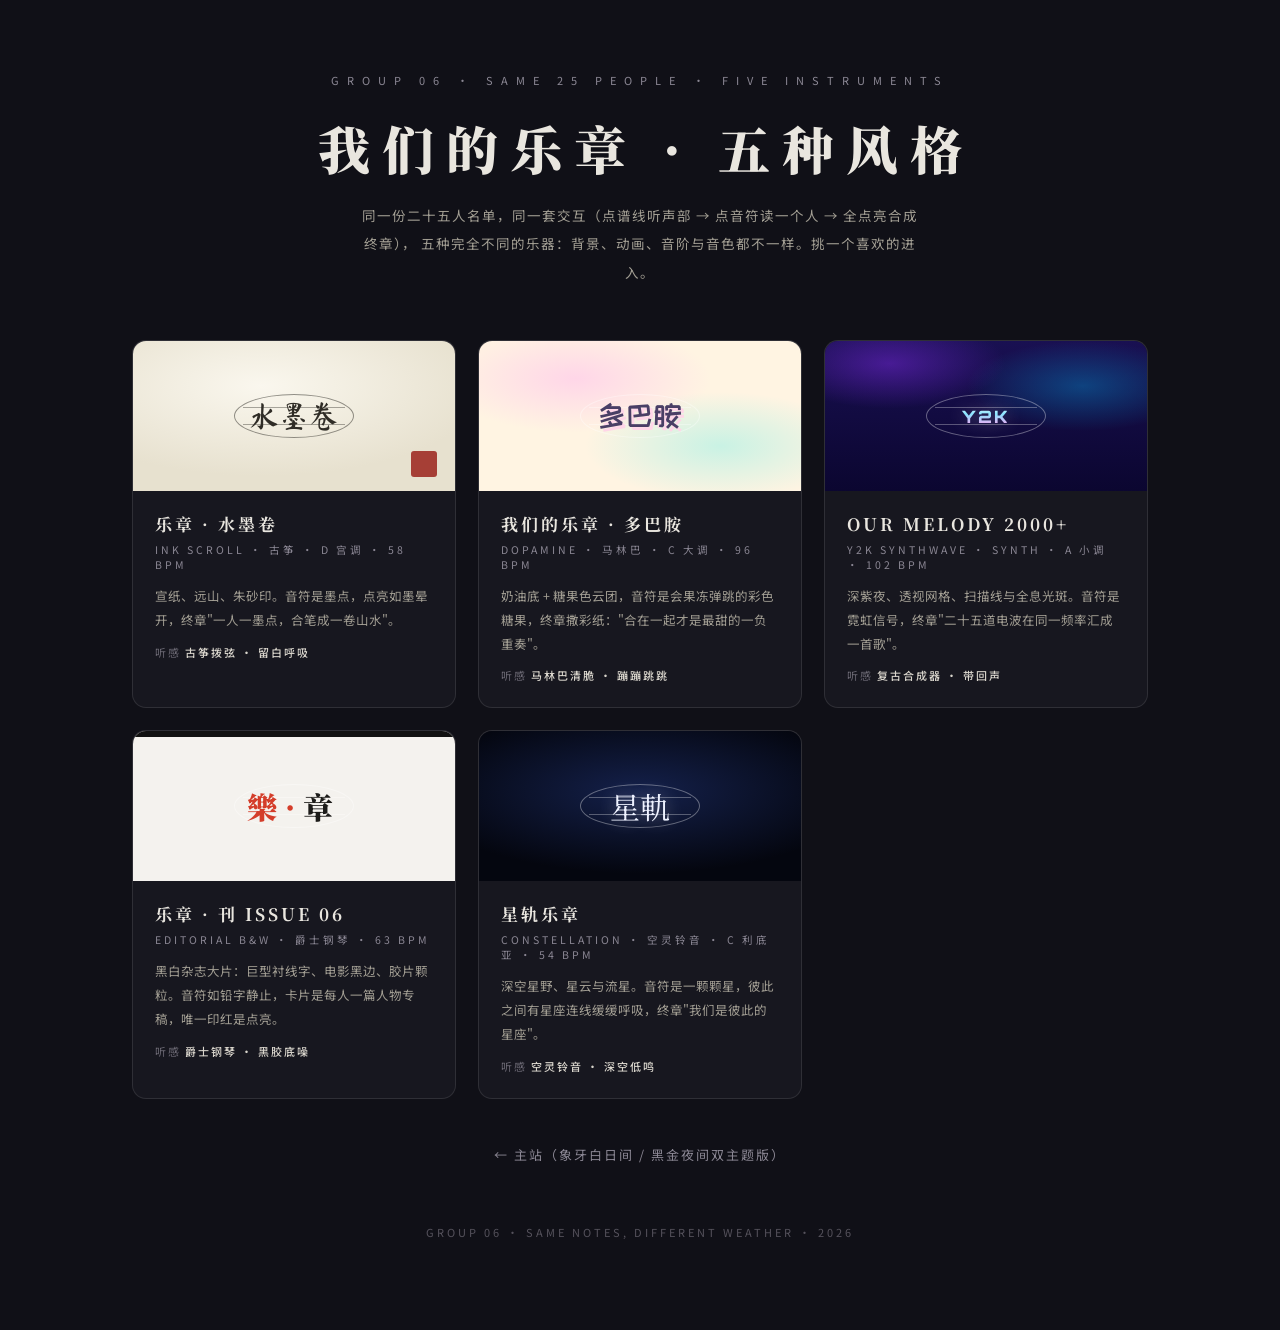
<file: index.html>
<!DOCTYPE html>
<html lang="zh-CN">
<head>
<meta charset="UTF-8">
<meta name="viewport" content="width=device-width, initial-scale=1.0">
<title>我们的乐章 · 五种风格 — GROUP 06</title>
<meta name="description" content="同一份二十五人名单，五种完全不同的乐器。挑一个喜欢的风格进入乐章。">
<link rel="preconnect" href="https://fonts.googleapis.com">
<link rel="preconnect" href="https://fonts.gstatic.com" crossorigin>
<link href="https://fonts.googleapis.com/css2?family=Ma+Shan+Zheng&family=Orbitron:wght@900&family=Playfair+Display:ital@1&family=ZCOOL+KuaiLe&family=Noto+Serif+SC:wght@600;900&family=Noto+Sans+SC:wght@300;500&display=swap" rel="stylesheet">
<style>
* { margin: 0; padding: 0; box-sizing: border-box; }
html, body { min-height: 100%; background: #101017; color: #e9e6df;
  font-family: "Noto Sans SC", sans-serif; -webkit-font-smoothing: antialiased; }
.wrap { max-width: 1080px; margin: 0 auto; padding: 72px 32px 90px; }

.ovl { font-size: 11px; letter-spacing: 8px; color: #8b8794; text-align: center; }
h1 { margin-top: 22px; text-align: center; font-family: "Noto Serif SC", serif; font-weight: 900;
  font-size: clamp(30px, 5vw, 52px); letter-spacing: 12px; text-indent: 12px; }
.sub { margin-top: 16px; text-align: center; font-size: 13.5px; line-height: 2.1; letter-spacing: 1px;
  color: #a29e93; max-width: 560px; margin-left: auto; margin-right: auto; }

.grid { margin-top: 54px; display: grid; grid-template-columns: repeat(auto-fit, minmax(280px, 1fr)); gap: 22px; }

a.card { display: block; text-decoration: none; color: inherit; border-radius: 14px; overflow: hidden;
  border: 1px solid rgba(255,255,255,.1); background: #17171f;
  transition: transform .35s cubic-bezier(.2,.8,.3,1.1), box-shadow .35s, border-color .35s; }
a.card:hover { transform: translateY(-6px); box-shadow: 0 22px 50px rgba(0,0,0,.5); border-color: rgba(255,255,255,.28); }

.thumb { height: 150px; position: relative; overflow: hidden; }
.thumb .demo { position: absolute; left: 50%; top: 50%; width: 120px; height: 44px; transform: translate(-50%,-50%);
  border-radius: 50%; border: 1px solid rgba(255,255,255,.35); }
.thumb .demo::before, .thumb .demo::after { content: ""; position: absolute; left: 8px; right: 8px; height: 1px;
  background: rgba(255,255,255,.3); }
.thumb .demo::before { top: 12px; } .thumb .demo::after { bottom: 12px; }
.thumb .n { position: absolute; left: 50%; top: 50%; transform: translate(-50%,-50%);
  font-size: 30px; color: #fff; text-shadow: 0 0 18px rgba(255,255,255,.4); }

.t-ink    { background: radial-gradient(ellipse 70% 60% at 40% 30%, #faf7ee, #e7e1cf); }
.t-ink .n { font-family: "Ma Shan Zheng", serif; color: #2f2c26; text-shadow: none; }
.t-ink .demo { border-color: rgba(47,44,38,.5); } .t-ink .demo::before, .t-ink .demo::after { background: rgba(47,44,38,.4); }
.t-ink .seal { position: absolute; right: 18px; bottom: 14px; width: 26px; height: 26px; background: #a63f36; border-radius: 3px; }

.t-dop   { background: radial-gradient(ellipse 70% 60% at 30% 25%, #ffd6e8, transparent 60%),
           radial-gradient(ellipse 70% 60% at 75% 70%, #c9f2e4, transparent 60%), #fff4e2; }
.t-dop .n { font-family: "ZCOOL KuaiLe", sans-serif; color: #4a3f66; text-shadow: 3px 3px 0 #ffd6e8; }

.t-y2k   { background: radial-gradient(ellipse 60% 50% at 20% 15%, rgba(120,40,220,.5), transparent 60%),
           radial-gradient(ellipse 60% 50% at 80% 30%, rgba(0,190,255,.3), transparent 60%), linear-gradient(180deg,#191052,#0b0630); }
.t-y2k .n { font-family: "Orbitron", sans-serif; font-weight: 900; font-size: 17px; letter-spacing: 2px;
  background: linear-gradient(180deg,#fff,#7fe3ff 40%,#ff9df2); -webkit-background-clip: text; background-clip: text; color: transparent; }

.t-mag   { background: #f4f2ee; }
.t-mag .n { font-family: "Noto Serif SC", serif; font-weight: 900; color: #1c1b19; letter-spacing: 8px; text-shadow: none; }
.t-mag .n::first-letter { color: #d43d2a; }
.t-mag .rule { position: absolute; top: 0; left: 0; right: 0; height: 6px; background: #111; }

.t-star  { background: radial-gradient(ellipse 70% 55% at 50% 40%, #14204a, #04060f); }
.t-star .n { font-family: "Noto Serif SC", serif; color: #eef2ff; }

.meta { padding: 20px 22px 24px; }
.meta h3 { font-size: 17px; letter-spacing: 3px; font-family: "Noto Serif SC", serif; }
.meta .tag { margin-top: 6px; font-size: 10.5px; letter-spacing: 3px; color: #8b8794; text-transform: uppercase; }
.meta p { margin-top: 12px; font-size: 12.5px; line-height: 1.9; color: #a29e93; }
.meta .listen { margin-top: 12px; font-size: 11px; letter-spacing: 2px; color: #6d6a75; }
.meta .listen b { color: #d9d5cc; font-weight: 500; }

.main-link { display: block; margin-top: 46px; text-align: center; font-size: 13px; letter-spacing: 2px;
  color: #8b8794; text-decoration: none; }
.main-link:hover { color: #e9e6df; }
.foot { margin-top: 60px; text-align: center; font-size: 11px; letter-spacing: 3px; color: #55525c; }
</style>
</head>
<body>
<div class="wrap">
  <div class="ovl">GROUP 06 · SAME 25 PEOPLE · FIVE INSTRUMENTS</div>
  <h1>我们的乐章 · 五种风格</h1>
  <p class="sub">
    同一份二十五人名单，同一套交互（点谱线听声部 → 点音符读一个人 → 全点亮合成终章），
    五种完全不同的乐器：背景、动画、音阶与音色都不一样。挑一个喜欢的进入。
  </p>

  <div class="grid">
    <a class="card" href="ink/">
      <div class="thumb t-ink"><div class="demo"></div><div class="n">水墨卷</div><div class="seal"></div></div>
      <div class="meta">
        <h3>乐章 · 水墨卷</h3>
        <div class="tag">INK SCROLL · 古筝 · D 宫调 · 58 BPM</div>
        <p>宣纸、远山、朱砂印。音符是墨点，点亮如墨晕开，终章"一人一墨点，合笔成一卷山水"。</p>
        <div class="listen">听感 <b>古筝拨弦 · 留白呼吸</b></div>
      </div>
    </a>

    <a class="card" href="dopamine/">
      <div class="thumb t-dop"><div class="demo"></div><div class="n">多巴胺</div></div>
      <div class="meta">
        <h3>我们的乐章 · 多巴胺</h3>
        <div class="tag">DOPAMINE · 马林巴 · C 大调 · 96 BPM</div>
        <p>奶油底 + 糖果色云团，音符是会果冻弹跳的彩色糖果，终章撒彩纸："合在一起才是最甜的一负重奏"。</p>
        <div class="listen">听感 <b>马林巴清脆 · 蹦蹦跳跳</b></div>
      </div>
    </a>

    <a class="card" href="y2k/">
      <div class="thumb t-y2k"><div class="demo"></div><div class="n">Y2K</div></div>
      <div class="meta">
        <h3>OUR MELODY 2000+</h3>
        <div class="tag">Y2K SYNTHWAVE · SYNTH · A 小调 · 102 BPM</div>
        <p>深紫夜、透视网格、扫描线与全息光斑。音符是霓虹信号，终章"二十五道电波在同一频率汇成一首歌"。</p>
        <div class="listen">听感 <b>复古合成器 · 带回声</b></div>
      </div>
    </a>

    <a class="card" href="mag/">
      <div class="thumb t-mag"><div class="rule"></div><div class="demo"></div><div class="n">樂·章</div></div>
      <div class="meta">
        <h3>乐章 · 刊 ISSUE 06</h3>
        <div class="tag">EDITORIAL B&W · 爵士钢琴 · 63 BPM</div>
        <p>黑白杂志大片：巨型衬线字、电影黑边、胶片颗粒。音符如铅字静止，卡片是每人一篇人物专稿，唯一印红是点亮。</p>
        <div class="listen">听感 <b>爵士钢琴 · 黑胶底噪</b></div>
      </div>
    </a>

    <a class="card" href="star/">
      <div class="thumb t-star"><div class="demo"></div><div class="n">星軌</div></div>
      <div class="meta">
        <h3>星轨乐章</h3>
        <div class="tag">CONSTELLATION · 空灵铃音 · C 利底亚 · 54 BPM</div>
        <p>深空星野、星云与流星。音符是一颗颗星，彼此之间有星座连线缓缓呼吸，终章"我们是彼此的星座"。</p>
        <div class="listen">听感 <b>空灵铃音 · 深空低鸣</b></div>
      </div>
    </a>
  </div>

  <a class="main-link" href="https://ppgod886.github.io/our-melody-g6/">← 主站（象牙白日间 / 黑金夜间双主题版）</a>
  <div class="foot">GROUP 06 · SAME NOTES, DIFFERENT WEATHER · 2026</div>
</div>
</body>
</html>
</file>
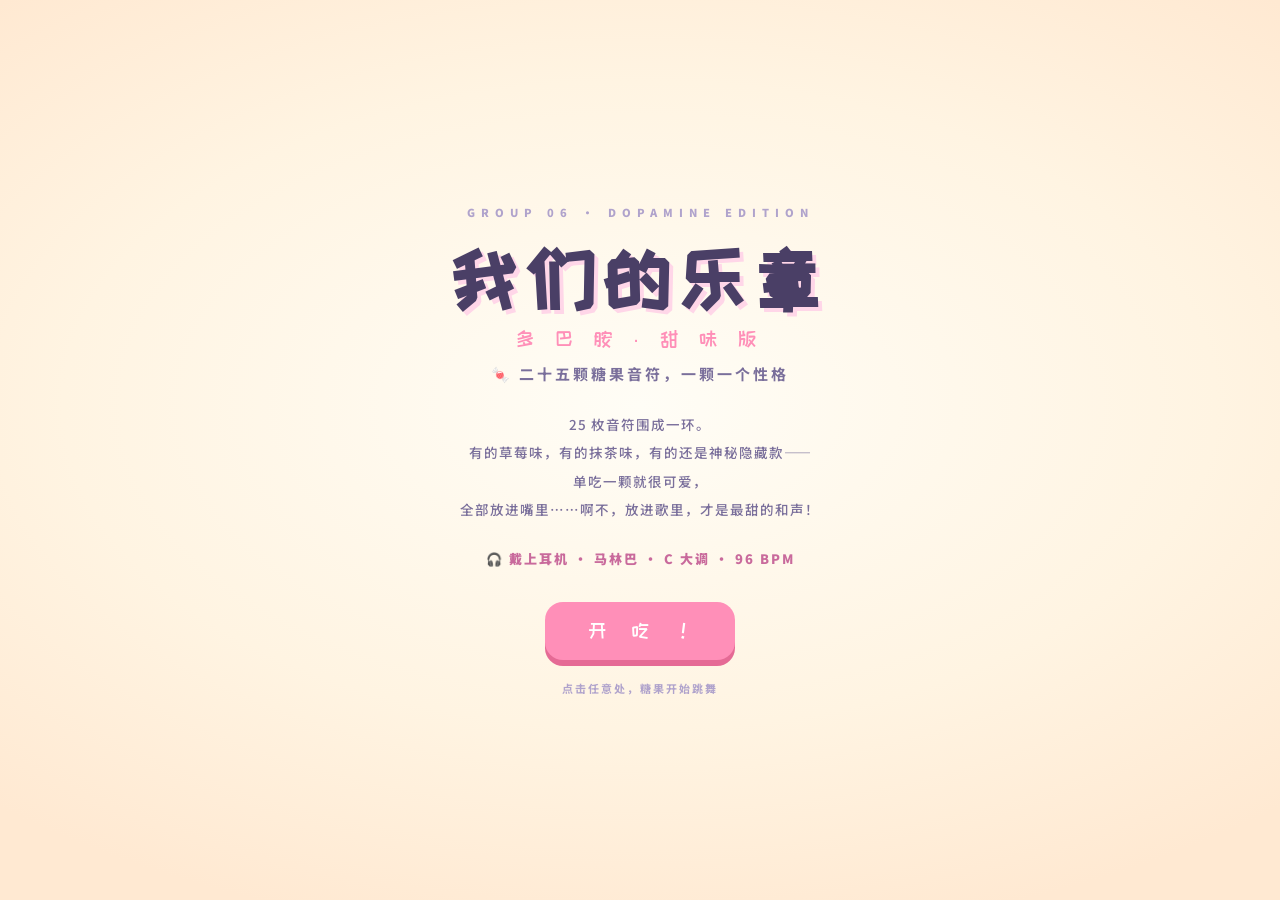
<file: dopamine/index.html>
<!DOCTYPE html>
<html lang="zh-CN">
<head>
<meta charset="UTF-8">
<meta name="viewport" content="width=device-width, initial-scale=1.0">
<title>我们的乐章 · 多巴胺版 — GROUP 06</title>
<meta name="description" content="二十五颗糖果音符围成一环，点击听声部，点亮全部合成一首歌！">
<link rel="preconnect" href="https://fonts.googleapis.com">
<link rel="preconnect" href="https://fonts.gstatic.com" crossorigin>
<link href="https://fonts.googleapis.com/css2?family=ZCOOL+KuaiLe&family=Noto+Sans+SC:wght@400;500;700;900&display=swap" rel="stylesheet">
<link rel="stylesheet" href="css/style.css?v=4">
</head>
<body>

<canvas id="dust"></canvas>

<!-- 环形五线谱 -->
<svg id="stage" viewBox="0 0 1600 900" preserveAspectRatio="xMidYMid meet">
  <defs>
    <linearGradient id="gGlyphA" x1="0" y1="0" x2="0" y2="1">
      <stop offset="0%" stop-color="#ffffff"/>
      <stop offset="100%" stop-color="#fff3d6"/>
    </linearGradient>
    <linearGradient id="gGlyphB" x1="0" y1="0" x2="0" y2="1">
      <stop offset="0%" stop-color="#ffffff"/>
      <stop offset="100%" stop-color="#ffe8f2"/>
    </linearGradient>
    <linearGradient id="gStaff" x1="0" y1="0" x2="1" y2="1">
      <stop offset="0%" stop-color="#f0a8c4" stop-opacity=".15"/>
      <stop offset="40%" stop-color="#a8d8c8" stop-opacity=".7"/>
      <stop offset="65%" stop-color="#f0c987" stop-opacity=".65"/>
      <stop offset="100%" stop-color="#c9b8f0" stop-opacity=".15"/>
    </linearGradient>
    <linearGradient id="gComet" x1="0" y1="0" x2="1" y2="0">
      <stop offset="0%" stop-color="#ffd6e8" stop-opacity="0"/>
      <stop offset="100%" stop-color="#ff9ec4"/>
    </linearGradient>
    <radialGradient id="gHalo">
      <stop offset="0%" stop-color="#ffe9a8" stop-opacity=".9"/>
      <stop offset="50%" stop-color="#ffd6e8" stop-opacity=".4"/>
      <stop offset="100%" stop-color="#ffd6e8" stop-opacity="0"/>
    </radialGradient>
    <filter id="fShadow" x="-60%" y="-60%" width="220%" height="220%">
      <feDropShadow dx="0" dy="4" stdDeviation="0.5" flood-color="#3f3a5f" flood-opacity="0.28"/>
    </filter>
  </defs>

  <ellipse class="ring-ghost" cx="800" cy="452" rx="624" ry="236" transform="rotate(-10 800 452)"/>
  <ellipse class="ring-ghost" cx="800" cy="452" rx="448" ry="164" transform="rotate(-10 800 452)"/>

  <g id="ringbase">
    <ellipse class="staff" cx="800" cy="452" rx="496" ry="180" transform="rotate(-10 800 452)"/>
    <ellipse class="staff" cx="800" cy="452" rx="518" ry="189" transform="rotate(-10 800 452)"/>
    <ellipse class="staff" cx="800" cy="452" rx="540" ry="198" transform="rotate(-10 800 452)"/>
    <ellipse class="staff" cx="800" cy="452" rx="562" ry="207" transform="rotate(-10 800 452)"/>
    <ellipse class="staff" cx="800" cy="452" rx="584" ry="216" transform="rotate(-10 800 452)"/>
  </g>

  <ellipse class="comet"    cx="800" cy="452" rx="540" ry="198" transform="rotate(-10 800 452)" pathLength="100"/>
  <ellipse class="comet c2" cx="800" cy="452" rx="562" ry="207" transform="rotate(-10 800 452)" pathLength="100"/>

  <g id="arcs"></g>
  <g id="notes"></g>
  <g id="labels"></g>
</svg>

<div id="vignette"></div>

<header>
  <div class="brand"><b>第六组</b> ｜ 我们的乐章 · 多巴胺</div>
  <div class="hright">
    <button id="rosterBtn" title="上传 / 管理小组名单">⬆ 名单</button>
    <div class="en">DOPAMINE · 25 NOTES · ONE SONG</div>
  </div>
</header>

<div id="chip">
  <div id="chipName"></div>
  <div id="chipEn"></div>
  <div id="chipBack">再点一次这段谱线，或点空白处，回到全曲</div>
</div>

<div id="hint"></div>

<div id="progress">
  <span id="ptext">已点亮 0 / 25</span>
  <div id="dots"></div>
</div>

<div id="cornerBR">🎧 戴上耳机效果翻倍！</div>

<!-- 个人卡片 -->
<div id="modal">
  <div id="card">
    <button id="mclose" aria-label="关闭">×</button>
    <img id="mimg" alt="" hidden>
    <div class="ovl">糖果档案 · <span id="mnum"></span> / <span id="mnumTotal">25</span></div>
    <h2 id="mname"></h2>
    <div id="mrole"></div>
    <div id="mtimbre"></div>
    <div class="card-hr"></div>
    <p id="mquote"></p>
    <p id="mtrait"></p>
    <div id="mfoot">糖果已点亮 · <b id="mcount"></b></div>
  </div>
</div>

<!-- 终章 -->
<div id="finale">
  <div class="f-inner">
    <div class="f-ovl" id="finaleOvl">FINALE · 25 颗糖果一起响！</div>
    <h2 class="f-title">每个人都有自己的味道，<br>合在一起才是最甜的一负重奏。</h2>
    <div class="f-names" id="fnames"></div>
    <div class="f-line" id="fline">25 种味道 · 一个我们 ｜ GROUP 06</div>
    <div class="f-sub">今天也是甜甜的一天 🍬</div>
    <br>
    <button id="replay">再来一遍！</button>
  </div>
</div>

<!-- 名单管理 -->
<div id="rosterModal">
  <div class="rcard">
    <button class="rclose" id="rosterClose" aria-label="关闭">×</button>
    <div class="ovl">ROSTER · 名单管理</div>
    <h2 class="rtitle">换一批小伙伴</h2>
    <p class="rdesc">选一份 CSV / JSON / Excel 表格，整环糖果音符立即换成新的小组——人数可变，音高与音色自动分配。</p>
    <div class="rstatus" id="rstatus"></div>
    <div class="rbtns">
      <button id="rupload">选择文件上传</button>
      <button id="rtpl">下载 CSV 模板</button>
      <button id="rexport">导出当前名单</button>
      <button id="rreset">恢复默认名单</button>
    </div>
    <input type="file" id="rfile" accept=".csv,.json,.xlsx,.xls,.txt" hidden>
    <div class="rhelp">
      表格列：姓名（必填）、职责、一句话简介、个人特色、声部（1/2/3 或 低/中/高）、音高（可留空）。<br>
      名单只保存在这台设备的浏览器里，随时可恢复默认；建议 3～40 人。
    </div>
  </div>
</div>

<div id="toast"></div>

<!-- 入场 -->
<div id="gate">
  <div class="g-inner">
    <div class="g-ovl">GROUP 06 · DOPAMINE EDITION</div>
    <h1 class="g-title">我们的乐章</h1>
    <div class="g-en">多 巴 胺 · 甜 味 版</div>
    <div class="g-script">🍬 二十五颗糖果音符，一颗一个性格</div>
    <p class="g-line">
      <p class="g-line">
      <span id="gcount" data-fmt="{n} 颗糖果音符">二十五颗糖果音符</span>围成一环。<br>
      有的草莓味，有的抹茶味，有的还是神秘隐藏款——<br>
      单吃一颗就很可爱，<br>
      全部放进嘴里……啊不，放进歌里，才是最甜的和声！
    </p>
    <div class="g-hp">🎧 戴上耳机 · 马林巴 · C 大调 · 96 BPM</div>
    <div class="g-btn">开 吃 ！</div>
    <div class="g-tip">点击任意处，糖果开始跳舞</div>
  </div>
</div>

<script src="js/members.js?v=4"></script>
<script src="js/audio.js?v=4"></script>
<script src="js/roster.js?v=4"></script>
<script src="js/main.js?v=4"></script>
<script src="js/bg.js?v=4"></script>
</body>
</html>
</file>
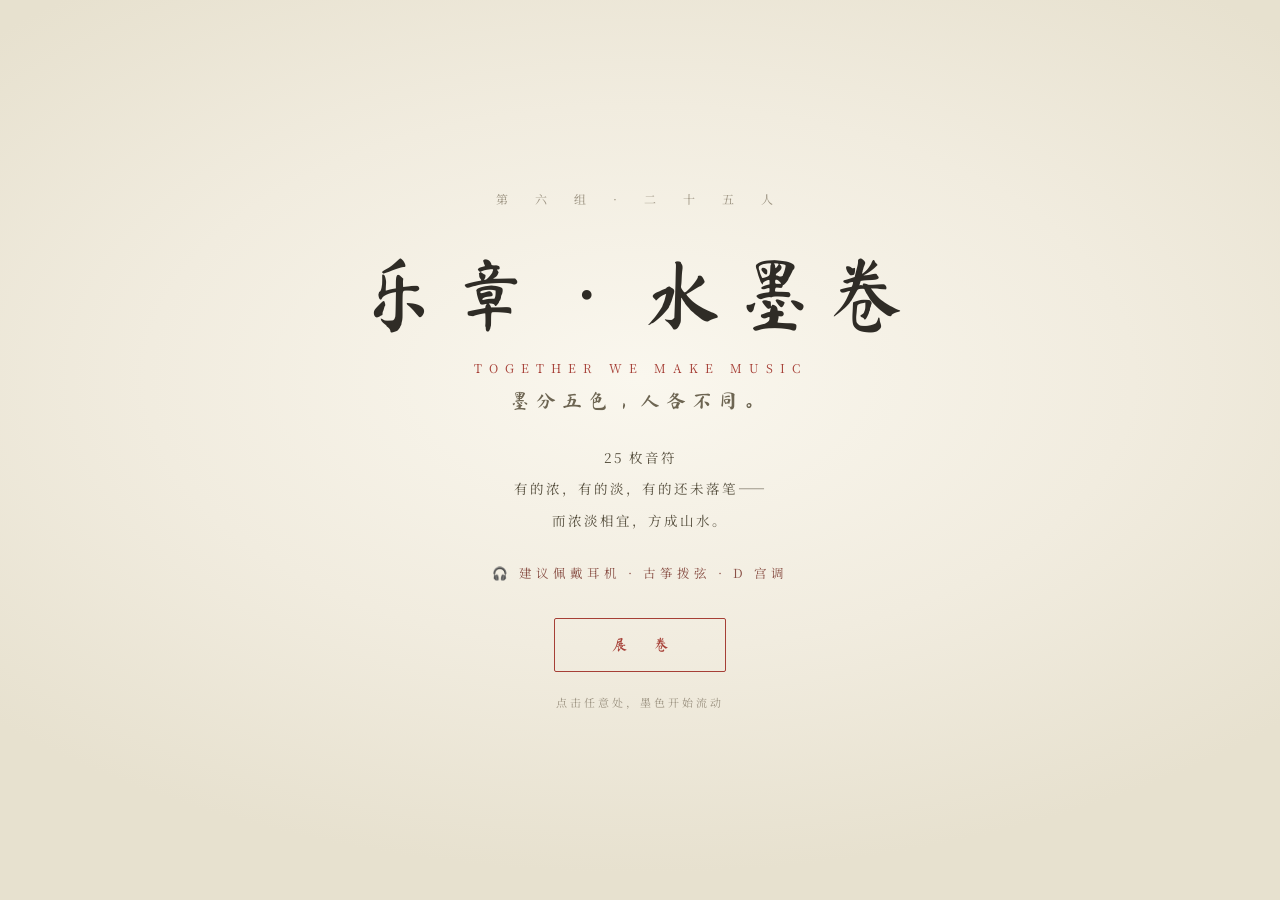
<file: ink/index.html>
<!DOCTYPE html>
<html lang="zh-CN">
<head>
<meta charset="UTF-8">
<meta name="viewport" content="width=device-width, initial-scale=1.0">
<title>乐章 · 水墨卷 — GROUP 06</title>
<meta name="description" content="水墨丹青，二十五人成一曲。点击谱线听一个声部，点音符认识一个人。">
<link rel="preconnect" href="https://fonts.googleapis.com">
<link rel="preconnect" href="https://fonts.gstatic.com" crossorigin>
<link href="https://fonts.googleapis.com/css2?family=Ma+Shan+Zheng&family=Noto+Serif+SC:wght@600;900&family=Noto+Sans+SC:wght@300;400;500&display=swap" rel="stylesheet">
<link rel="stylesheet" href="css/style.css?v=4">
</head>
<body class="t-ink">

<canvas id="dust"></canvas>

<!-- 远山与雾（静态水墨层） -->
<svg id="mountains" viewBox="0 0 1600 900" preserveAspectRatio="xMidYMid slice" aria-hidden="true">
  <defs>
    <linearGradient id="mtnFar" x1="0" y1="0" x2="0" y2="1">
      <stop offset="0%" stop-color="#8f8a7c" stop-opacity=".34"/>
      <stop offset="100%" stop-color="#8f8a7c" stop-opacity="0"/>
    </linearGradient>
    <linearGradient id="mtnNear" x1="0" y1="0" x2="0" y2="1">
      <stop offset="0%" stop-color="#4a463d" stop-opacity=".38"/>
      <stop offset="100%" stop-color="#4a463d" stop-opacity="0"/>
    </linearGradient>
  </defs>
  <path d="M0,560 C180,470 300,500 430,420 C520,365 600,300 730,330 C860,360 900,470 1050,440 C1200,410 1290,330 1400,370 C1500,405 1560,480 1600,520 L1600,900 L0,900 Z" fill="url(#mtnFar)"/>
  <path d="M0,680 C150,600 260,640 400,570 C520,510 640,470 780,505 C930,542 990,640 1150,610 C1300,582 1420,530 1600,600 L1600,900 L0,900 Z" fill="url(#mtnNear)"/>
  <!-- 落款印章 -->
  <g transform="translate(1462,700)">
    <rect x="0" y="0" width="86" height="86" rx="6" fill="#a63f36" opacity=".88"/>
    <text x="43" y="40" text-anchor="middle" font-size="30" fill="#f5f1e6" font-family="'Ma Shan Zheng',serif">乐</text>
    <text x="43" y="74" text-anchor="middle" font-size="24" fill="#f5f1e6" font-family="'Ma Shan Zheng',serif">章</text>
  </g>
</svg>

<!-- 环形五线谱 -->
<svg id="stage" viewBox="0 0 1600 900" preserveAspectRatio="xMidYMid meet">
  <defs>
    <linearGradient id="gGlyphA" x1="0" y1="0" x2="0" y2="1">
      <stop offset="0%" stop-color="#4c463c"/>
      <stop offset="100%" stop-color="#15130f"/>
    </linearGradient>
    <linearGradient id="gGlyphB" x1="0" y1="0" x2="0" y2="1">
      <stop offset="0%" stop-color="#7a4a3a"/>
      <stop offset="100%" stop-color="#a63f36"/>
    </linearGradient>
    <linearGradient id="gStaff" x1="0" y1="0" x2="1" y2="1">
      <stop offset="0%" stop-color="#6f695c" stop-opacity=".10"/>
      <stop offset="40%" stop-color="#57503f" stop-opacity=".45"/>
      <stop offset="65%" stop-color="#57503f" stop-opacity=".5"/>
      <stop offset="100%" stop-color="#6f695c" stop-opacity=".10"/>
    </linearGradient>
    <linearGradient id="gComet" x1="0" y1="0" x2="1" y2="0">
      <stop offset="0%" stop-color="#8a8272" stop-opacity="0"/>
      <stop offset="100%" stop-color="#3f3a2f"/>
    </linearGradient>
    <radialGradient id="gHalo">
      <stop offset="0%" stop-color="#a63f36" stop-opacity=".38"/>
      <stop offset="45%" stop-color="#8f8a7c" stop-opacity=".22"/>
      <stop offset="100%" stop-color="#8f8a7c" stop-opacity="0"/>
    </radialGradient>
    <filter id="fShadow" x="-80%" y="-80%" width="260%" height="260%">
      <feDropShadow dx="0" dy="5" stdDeviation="3.5" flood-color="#3a352c" flood-opacity="0.4"/>
    </filter>
    <filter id="fGlow" x="-80%" y="-80%" width="260%" height="260%">
      <feGaussianBlur stdDeviation="2.2" result="b"/>
      <feMerge><feMergeNode in="b"/><feMergeNode in="SourceGraphic"/></feMerge>
    </filter>
  </defs>

  <ellipse class="ring-ghost" cx="800" cy="452" rx="624" ry="236" transform="rotate(-10 800 452)"/>
  <ellipse class="ring-ghost" cx="800" cy="452" rx="448" ry="164" transform="rotate(-10 800 452)"/>

  <g id="ringbase">
    <ellipse class="staff" cx="800" cy="452" rx="496" ry="180" transform="rotate(-10 800 452)"/>
    <ellipse class="staff" cx="800" cy="452" rx="518" ry="189" transform="rotate(-10 800 452)"/>
    <ellipse class="staff" cx="800" cy="452" rx="540" ry="198" transform="rotate(-10 800 452)"/>
    <ellipse class="staff" cx="800" cy="452" rx="562" ry="207" transform="rotate(-10 800 452)"/>
    <ellipse class="staff" cx="800" cy="452" rx="584" ry="216" transform="rotate(-10 800 452)"/>
  </g>

  <ellipse class="comet"    cx="800" cy="452" rx="540" ry="198" transform="rotate(-10 800 452)" pathLength="100"/>
  <ellipse class="comet c2" cx="800" cy="452" rx="562" ry="207" transform="rotate(-10 800 452)" pathLength="100"/>

  <g id="arcs"></g>
  <g id="notes"></g>
  <g id="labels"></g>
</svg>

<div id="vignette"></div>

<header>
  <div class="brand"><b>第六组</b> ｜ 乐章 · 水墨卷</div>
  <div class="hright">
    <button id="rosterBtn" title="上传 / 管理小组名单">⬆ 名单</button>
    <div class="en">INK SCROLL · 25 NOTES</div>
  </div>
</header>

<div id="chip">
  <div id="chipName"></div>
  <div id="chipEn"></div>
  <div id="chipBack">再点一次这段谱线，或点空白处，回到全曲</div>
</div>

<div id="hint"></div>

<div id="progress">
  <span id="ptext">已点亮 0 / 25</span>
  <div id="dots"></div>
</div>

<div id="cornerBR">🎧 建议佩戴耳机</div>

<!-- 个人卡片 -->
<div id="modal">
  <div id="card">
    <button id="mclose" aria-label="关闭">×</button>
    <img id="mimg" alt="" hidden>
    <div class="ovl">人物志 · <span id="mnum"></span> / <span id="mnumTotal">25</span></div>
    <h2 id="mname"></h2>
    <div id="mrole"></div>
    <div id="mtimbre"></div>
    <div class="card-hr"></div>
    <p id="mquote"></p>
    <p id="mtrait"></p>
    <div id="mfoot">此音符已点亮 · <b id="mcount"></b></div>
  </div>
</div>

<!-- 终章 -->
<div id="finale">
  <div class="f-inner">
    <div class="f-ovl" id="finaleOvl">FINALE · 二十五枚音符，齐鸣</div>
    <h2 class="f-title">一人一墨点，<br>合笔成一卷山水。</h2>
    <div class="f-names" id="fnames"></div>
    <div class="f-line" id="fline">25 枚墨点 · 一卷山水 ｜ 第六组</div>
    <div class="f-sub">墨有浓淡，曲有先后——都是这一卷的一部分。</div>
    <br>
    <button id="replay">再展一卷</button>
  </div>
</div>

<!-- 名单管理 -->
<div id="rosterModal">
  <div class="rcard">
    <button class="rclose" id="rosterClose" aria-label="关闭">×</button>
    <div class="ovl">ROSTER · 名单管理</div>
    <h2 class="rtitle">换一批成员</h2>
    <p class="rdesc">选一份 CSV / JSON / Excel 表格，整环音符立即换成新的小组——人数可变，音高与音色自动分配。</p>
    <div class="rstatus" id="rstatus"></div>
    <div class="rbtns">
      <button id="rupload">选择文件上传</button>
      <button id="rtpl">下载 CSV 模板</button>
      <button id="rexport">导出当前名单</button>
      <button id="rreset">恢复默认名单</button>
    </div>
    <input type="file" id="rfile" accept=".csv,.json,.xlsx,.xls,.txt" hidden>
    <div class="rhelp">
      表格列：姓名（必填）、职责、一句话简介、个人特色、声部（1/2/3 或 低/中/高）、音高（可留空）。<br>
      名单只保存在这台设备的浏览器里，随时可恢复默认；建议 3～40 人。
    </div>
  </div>
</div>

<div id="toast"></div>

<!-- 入场 -->
<div id="gate">
  <div class="g-inner">
    <div class="g-ovl">第 六 组 · 二 十 五 人</div>
    <h1 class="g-title">乐章 · 水墨卷</h1>
    <div class="g-en">TOGETHER WE MAKE MUSIC</div>
    <div class="g-script">墨分五色，人各不同。</div>
    <p class="g-line">
      <p class="g-line">
      <span id="gcount" data-fmt="{n} 枚墨点">二十五枚墨点落于纸上，围成一环。</span><br>
      有的浓，有的淡，有的还未落笔——<br>
      而浓淡相宜，方成山水。
    </p>
    <div class="g-hp">🎧 建议佩戴耳机 · 古筝拨弦 · D 宫调</div>
    <div class="g-btn">展 卷</div>
    <div class="g-tip">点击任意处，墨色开始流动</div>
  </div>
</div>

<script src="js/members.js?v=4"></script>
<script src="js/audio.js?v=4"></script>
<script src="js/roster.js?v=4"></script>
<script src="js/main.js?v=4"></script>
<script src="js/bg.js?v=4"></script>
</body>
</html>
</file>
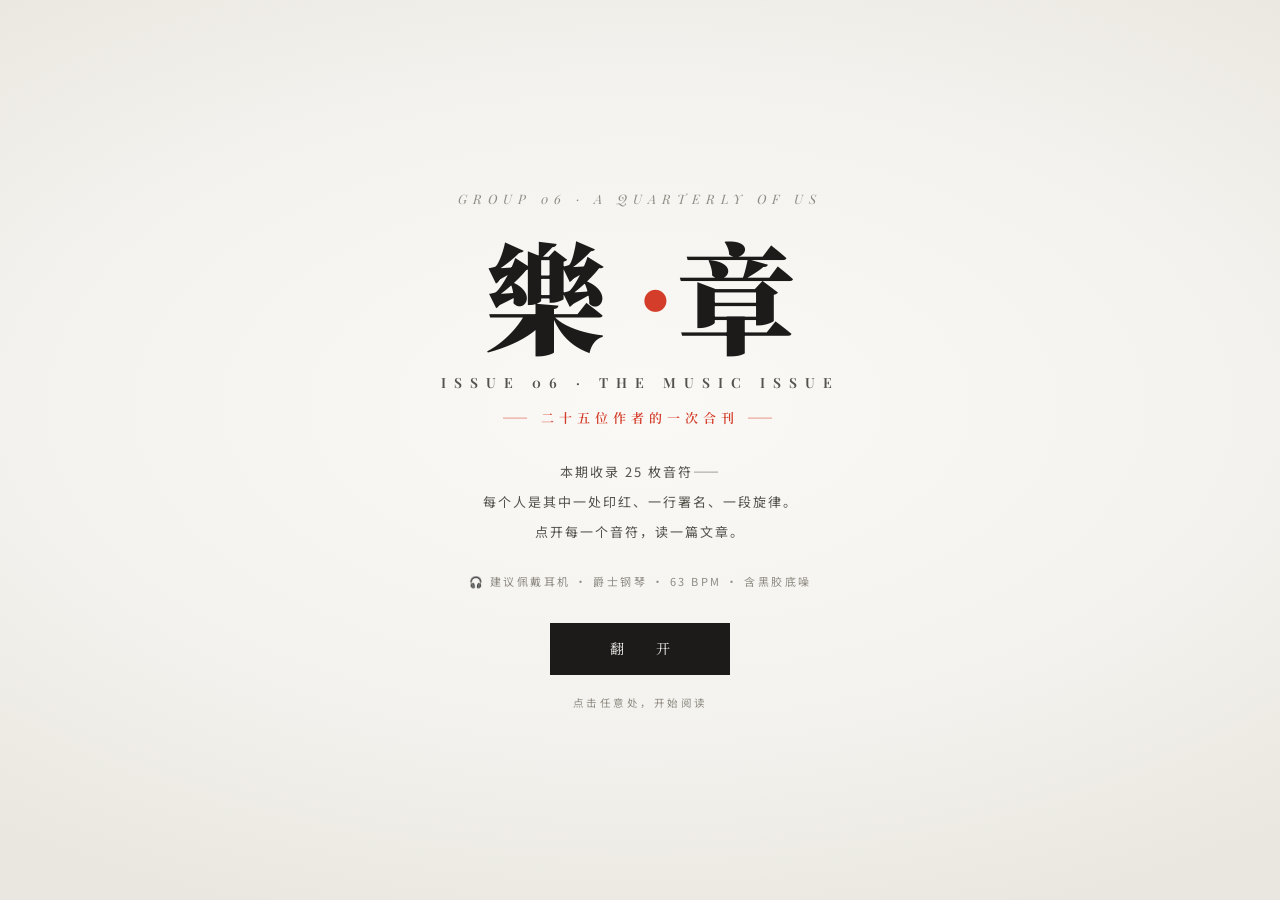
<file: mag/index.html>
<!DOCTYPE html>
<html lang="zh-CN">
<head>
<meta charset="UTF-8">
<meta name="viewport" content="width=device-width, initial-scale=1.0">
<title>乐章 · 刊 ISSUE 06 — GROUP 06</title>
<meta name="description" content="一本由二十五人合写的乐章刊物。点击谱线听一个声部，点音符读一个人。">
<link rel="preconnect" href="https://fonts.googleapis.com">
<link rel="preconnect" href="https://fonts.gstatic.com" crossorigin>
<link href="https://fonts.googleapis.com/css2?family=Playfair+Display:ital,wght@0,600;0,900;1,500&family=Noto+Serif+SC:wght@600;900&family=Noto+Sans+SC:wght@300;400;500&display=swap" rel="stylesheet">
<link rel="stylesheet" href="css/style.css?v=4">
</head>
<body>

<!-- 电影黑边 -->
<div class="letterbox top"></div>
<div class="letterbox bottom"></div>

<canvas id="dust"></canvas>

<!-- 环形五线谱 -->
<svg id="stage" viewBox="0 0 1600 900" preserveAspectRatio="xMidYMid meet">
  <defs>
    <linearGradient id="gGlyphA" x1="0" y1="0" x2="0" y2="1">
      <stop offset="0%" stop-color="#2d2b28"/>
      <stop offset="100%" stop-color="#111110"/>
    </linearGradient>
    <linearGradient id="gGlyphB" x1="0" y1="0" x2="0" y2="1">
      <stop offset="0%" stop-color="#e0472f"/>
      <stop offset="100%" stop-color="#b93321"/>
    </linearGradient>
    <linearGradient id="gStaff" x1="0" y1="0" x2="1" y2="1">
      <stop offset="0%" stop-color="#55524c" stop-opacity=".08"/>
      <stop offset="40%" stop-color="#3c3a36" stop-opacity=".4"/>
      <stop offset="65%" stop-color="#3c3a36" stop-opacity=".45"/>
      <stop offset="100%" stop-color="#55524c" stop-opacity=".08"/>
    </linearGradient>
    <linearGradient id="gComet" x1="0" y1="0" x2="1" y2="0">
      <stop offset="0%" stop-color="#3c3a36" stop-opacity="0"/>
      <stop offset="100%" stop-color="#d43d2a"/>
    </linearGradient>
    <radialGradient id="gHalo">
      <stop offset="0%" stop-color="#d43d2a" stop-opacity=".34"/>
      <stop offset="50%" stop-color="#d43d2a" stop-opacity=".14"/>
      <stop offset="100%" stop-color="#d43d2a" stop-opacity="0"/>
    </radialGradient>
    <filter id="fShadow" x="-80%" y="-80%" width="260%" height="260%">
      <feDropShadow dx="0" dy="4" stdDeviation="3" flood-color="#22201c" flood-opacity="0.35"/>
    </filter>
  </defs>

  <ellipse class="ring-ghost" cx="800" cy="452" rx="624" ry="236" transform="rotate(-10 800 452)"/>

  <g id="ringbase">
    <ellipse class="staff" cx="800" cy="452" rx="496" ry="180" transform="rotate(-10 800 452)"/>
    <ellipse class="staff" cx="800" cy="452" rx="518" ry="189" transform="rotate(-10 800 452)"/>
    <ellipse class="staff" cx="800" cy="452" rx="540" ry="198" transform="rotate(-10 800 452)"/>
    <ellipse class="staff" cx="800" cy="452" rx="562" ry="207" transform="rotate(-10 800 452)"/>
    <ellipse class="staff" cx="800" cy="452" rx="584" ry="216" transform="rotate(-10 800 452)"/>
  </g>

  <ellipse class="comet" cx="800" cy="452" rx="540" ry="198" transform="rotate(-10 800 452)" pathLength="100"/>

  <!-- 刊号大字（背景排版） -->
  <text class="bg-word" x="800" y="500" text-anchor="middle">廿五</text>

  <g id="arcs"></g>
  <g id="notes"></g>
  <g id="labels"></g>
</svg>

<div class="grain"></div>
<div id="vignette"></div>

<header>
  <div class="brand">樂章 <span class="no">/ ISSUE 06</span></div>
  <div class="hright">
    <button id="rosterBtn" title="上传 / 管理小组名单">⬆ 名单</button>
    <div class="en">TWENTY-FIVE NOTES · ONE SONG</div>
  </div>
</header>

<div id="chip">
  <div id="chipName"></div>
  <div id="chipEn"></div>
  <div id="chipBack">再点一次这段谱线，或点空白处，回到全曲</div>
</div>

<div id="hint"></div>

<div id="progress">
  <span id="ptext">已点亮 0 / 25</span>
  <div id="dots"></div>
</div>

<div id="cornerBR">🎧 建议佩戴耳机 · 63 BPM · 黑白印刷</div>

<!-- 个人卡片 -->
<div id="modal">
  <div id="card">
    <button id="mclose" aria-label="关闭">×</button>
    <img id="mimg" alt="" hidden>
    <div class="ovl">人物专稿 · <span id="mnum"></span> / <span id="mnumTotal">25</span></div>
    <h2 id="mname"></h2>
    <div id="mrole"></div>
    <div id="mtimbre"></div>
    <div class="card-hr"></div>
    <p id="mquote"></p>
    <p id="mtrait"></p>
    <div id="mfoot">本条已收录 · <b id="mcount"></b></div>
  </div>
</div>

<!-- 终章 -->
<div id="finale">
  <div class="f-inner">
    <div class="f-ovl" id="finaleOvl">FINALE · 全员付印</div>
    <h2 class="f-title">二十五篇文章，<br>合订成同一期乐章。</h2>
    <div class="f-names" id="fnames"></div>
    <div class="f-line" id="fline">ISSUE 06 · 二十五位作者 ｜ GROUP 06</div>
    <div class="f-sub">黑白是底色，每个人都是那一处印红。</div>
    <br>
    <button id="replay">重读这一期</button>
  </div>
</div>

<!-- 名单管理 -->
<div id="rosterModal">
  <div class="rcard">
    <button class="rclose" id="rosterClose" aria-label="关闭">×</button>
    <div class="ovl">ROSTER · 名单管理</div>
    <h2 class="rtitle">换一批作者</h2>
    <p class="rdesc">选一份 CSV / JSON / Excel 表格，整环音符立即换成新的小组——人数可变，音高与音色自动分配。</p>
    <div class="rstatus" id="rstatus"></div>
    <div class="rbtns">
      <button id="rupload">选择文件上传</button>
      <button id="rtpl">下载 CSV 模板</button>
      <button id="rexport">导出当前名单</button>
      <button id="rreset">恢复默认名单</button>
    </div>
    <input type="file" id="rfile" accept=".csv,.json,.xlsx,.xls,.txt" hidden>
    <div class="rhelp">
      表格列：姓名（必填）、职责、一句话简介、个人特色、声部（1/2/3 或 低/中/高）、音高（可留空）。<br>
      名单只保存在这台设备的浏览器里，随时可恢复默认；建议 3～40 人。
    </div>
  </div>
</div>

<div id="toast"></div>

<!-- 入场（封面） -->
<div id="gate">
  <div class="g-inner">
    <div class="g-ovl">GROUP 06 · A QUARTERLY OF US</div>
    <h1 class="g-title">樂<span class="dot">·</span>章</h1>
    <div class="g-en">ISSUE 06 · THE MUSIC ISSUE</div>
    <div class="g-script">—— 二十五位作者的一次合刊 ——</div>
    <p class="g-line">
      <p class="g-line">
      本期收录 <span id="gcount" data-fmt="{n} 篇专稿">二十五篇专稿</span>——<br>
      每个人是其中一处印红、一行署名、一段旋律。<br>
      点开每一个音符，读一篇文章。
    </p>
    <div class="g-hp">🎧 建议佩戴耳机 · 爵士钢琴 · 63 BPM · 含黑胶底噪</div>
    <div class="g-btn">翻 开</div>
    <div class="g-tip">点击任意处，开始阅读</div>
  </div>
</div>

<script src="js/members.js?v=4"></script>
<script src="js/audio.js?v=4"></script>
<script src="js/roster.js?v=4"></script>
<script src="js/main.js?v=4"></script>
<script src="js/bg.js?v=4"></script>
</body>
</html>
</file>
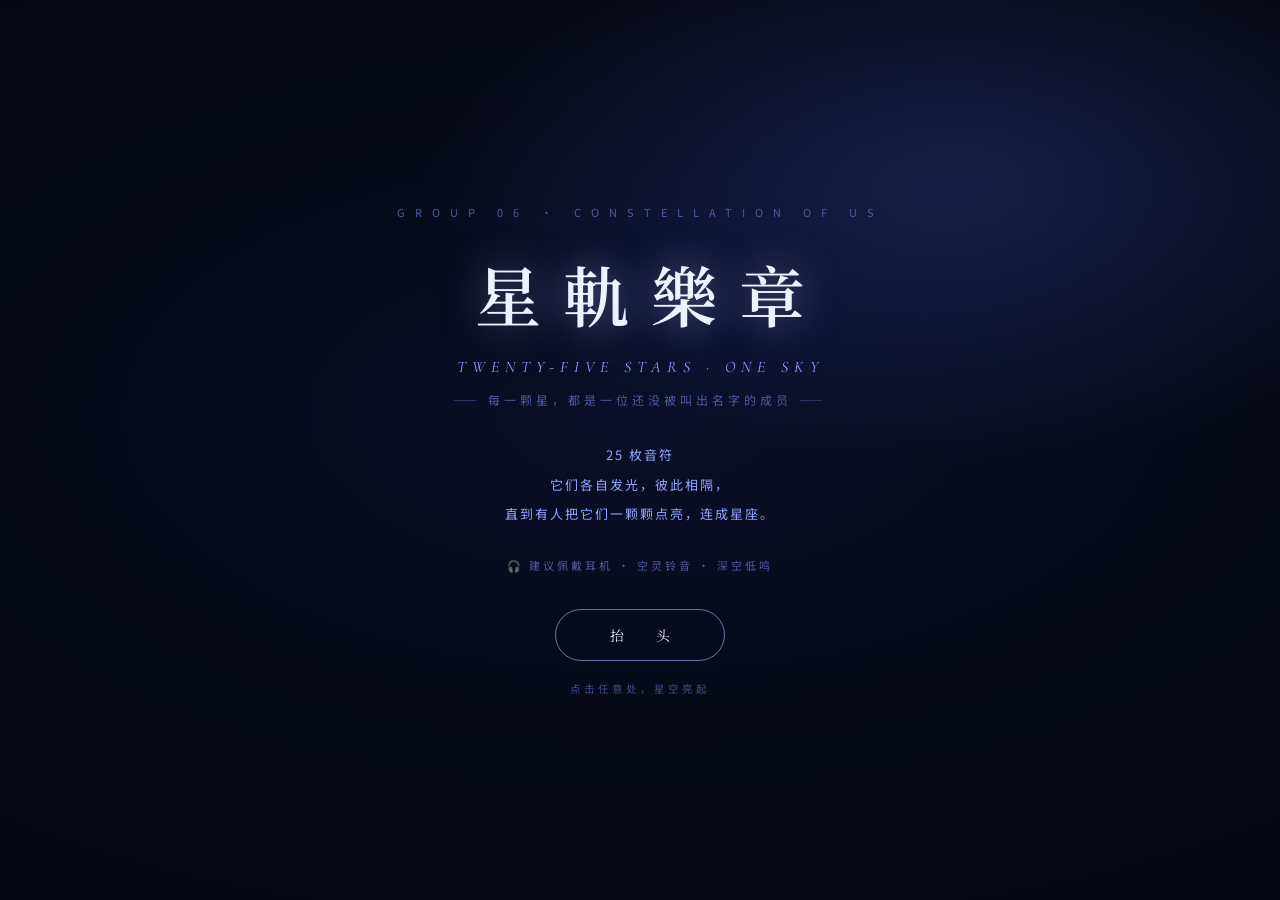
<file: star/index.html>
<!DOCTYPE html>
<html lang="zh-CN">
<head>
<meta charset="UTF-8">
<meta name="viewport" content="width=device-width, initial-scale=1.0">
<title>星轨乐章 — GROUP 06</title>
<meta name="description" content="二十五颗星在夜空里连成星座，每一颗都是一个人。点亮全部，星座齐鸣。">
<link rel="preconnect" href="https://fonts.googleapis.com">
<link rel="preconnect" href="https://fonts.gstatic.com" crossorigin>
<link href="https://fonts.googleapis.com/css2?family=Cormorant+Garamond:ital,wght@1,500&family=Noto+Serif+SC:wght@600;900&family=Noto+Sans+SC:wght@300;400;500&display=swap" rel="stylesheet">
<link rel="stylesheet" href="css/style.css?v=4">
</head>
<body>

<canvas id="dust"></canvas>

<!-- 环形五线谱 -->
<svg id="stage" viewBox="0 0 1600 900" preserveAspectRatio="xMidYMid meet">
  <defs>
    <linearGradient id="gGlyphA" x1="0" y1="0" x2="0" y2="1">
      <stop offset="0%" stop-color="#ffffff"/>
      <stop offset="100%" stop-color="#c9d8ff"/>
    </linearGradient>
    <linearGradient id="gGlyphB" x1="0" y1="0" x2="0" y2="1">
      <stop offset="0%" stop-color="#fff2c9"/>
      <stop offset="100%" stop-color="#ffd88a"/>
    </linearGradient>
    <linearGradient id="gStaff" x1="0" y1="0" x2="1" y2="1">
      <stop offset="0%" stop-color="#5a74d8" stop-opacity=".1"/>
      <stop offset="40%" stop-color="#8fa4ff" stop-opacity=".35"/>
      <stop offset="65%" stop-color="#b8c8ff" stop-opacity=".3"/>
      <stop offset="100%" stop-color="#5a74d8" stop-opacity=".1"/>
    </linearGradient>
    <linearGradient id="gComet" x1="0" y1="0" x2="1" y2="0">
      <stop offset="0%" stop-color="#8fa4ff" stop-opacity="0"/>
      <stop offset="100%" stop-color="#e9efff"/>
    </linearGradient>
    <radialGradient id="gHalo">
      <stop offset="0%" stop-color="#ffffff" stop-opacity=".55"/>
      <stop offset="40%" stop-color="#a8baff" stop-opacity=".3"/>
      <stop offset="100%" stop-color="#a8baff" stop-opacity="0"/>
    </radialGradient>
    <filter id="fGlow" x="-100%" y="-100%" width="300%" height="300%">
      <feGaussianBlur stdDeviation="2.8" result="b"/>
      <feMerge><feMergeNode in="b"/><feMergeNode in="b"/><feMergeNode in="SourceGraphic"/></feMerge>
    </filter>
  </defs>

  <ellipse class="ring-ghost" cx="800" cy="452" rx="624" ry="236" transform="rotate(-10 800 452)"/>
  <ellipse class="ring-ghost" cx="800" cy="452" rx="448" ry="164" transform="rotate(-10 800 452)"/>

  <g id="ringbase">
    <ellipse class="staff" cx="800" cy="452" rx="496" ry="180" transform="rotate(-10 800 452)"/>
    <ellipse class="staff" cx="800" cy="452" rx="518" ry="189" transform="rotate(-10 800 452)"/>
    <ellipse class="staff" cx="800" cy="452" rx="540" ry="198" transform="rotate(-10 800 452)"/>
    <ellipse class="staff" cx="800" cy="452" rx="562" ry="207" transform="rotate(-10 800 452)"/>
    <ellipse class="staff" cx="800" cy="452" rx="584" ry="216" transform="rotate(-10 800 452)"/>
  </g>

  <ellipse class="comet" cx="800" cy="452" rx="540" ry="198" transform="rotate(-10 800 452)" pathLength="100"/>

  <g id="arcs"></g>
  <g id="notes"></g>
  <g id="labels"></g>
</svg>

<div class="nebula"></div>
<div id="vignette"></div>

<header>
  <div class="brand">星軌樂章 <span class="no">· GROUP 06</span></div>
  <div class="hright">
    <button id="rosterBtn" title="上传 / 管理小组名单">⬆ 名单</button>
    <div class="en">CONSTELLATION · 25 STARS</div>
  </div>
</header>

<div id="chip">
  <div id="chipName"></div>
  <div id="chipEn"></div>
  <div id="chipBack">再点一次这段谱线，或点空白处，回到全曲</div>
</div>

<div id="hint"></div>

<div id="progress">
  <span id="ptext">已点亮 0 / 25</span>
  <div id="dots"></div>
</div>

<div id="cornerBR">🎧 建议佩戴耳机 · 空灵铃音 · C 利底亚</div>

<!-- 个人卡片 -->
<div id="modal">
  <div id="card">
    <button id="mclose" aria-label="关闭">×</button>
    <img id="mimg" alt="" hidden>
    <div class="ovl">STAR FILE · <span id="mnum"></span> / <span id="mnumTotal">25</span></div>
    <h2 id="mname"></h2>
    <div id="mrole"></div>
    <div id="mtimbre"></div>
    <div class="card-hr"></div>
    <p id="mquote"></p>
    <p id="mtrait"></p>
    <div id="mfoot">这颗星已点亮 · <b id="mcount"></b></div>
  </div>
</div>

<!-- 终章 -->
<div id="finale">
  <div class="f-inner">
    <div class="f-ovl" id="finaleOvl">FINALE · 二十五颗星，同时亮起</div>
    <h2 class="f-title">我们不是二十四加一颗星，<br>我们是彼此的星座。</h2>
    <div class="f-names" id="fnames"></div>
    <div class="f-line" id="fline">25 颗星 · 一个星座 ｜ GROUP 06</div>
    <div class="f-sub">今夜抬头，那片最亮的天空写着我们的名字。</div>
    <br>
    <button id="replay">再看一次星空</button>
  </div>
</div>

<!-- 名单管理 -->
<div id="rosterModal">
  <div class="rcard">
    <button class="rclose" id="rosterClose" aria-label="关闭">×</button>
    <div class="ovl">ROSTER · 名单管理</div>
    <h2 class="rtitle">换一批星星</h2>
    <p class="rdesc">选一份 CSV / JSON / Excel 表格，整片星空立即换成新的小组——人数可变，音高与音色自动分配。</p>
    <div class="rstatus" id="rstatus"></div>
    <div class="rbtns">
      <button id="rupload">选择文件上传</button>
      <button id="rtpl">下载 CSV 模板</button>
      <button id="rexport">导出当前名单</button>
      <button id="rreset">恢复默认名单</button>
    </div>
    <input type="file" id="rfile" accept=".csv,.json,.xlsx,.xls,.txt" hidden>
    <div class="rhelp">
      表格列：姓名（必填）、职责、一句话简介、个人特色、声部（1/2/3 或 低/中/高）、音高（可留空）。<br>
      名单只保存在这台设备的浏览器里，随时可恢复默认；建议 3～40 人。
    </div>
  </div>
</div>

<div id="toast"></div>

<!-- 入场 -->
<div id="gate">
  <div class="g-inner">
    <div class="g-ovl">GROUP 06 · CONSTELLATION OF US</div>
    <h1 class="g-title">星軌樂章</h1>
    <div class="g-en">TWENTY-FIVE STARS · ONE SKY</div>
    <div class="g-script">—— 每一颗星，都是一位还没被叫出名字的成员 ——</div>
    <p class="g-line">
      <p class="g-line">
      <span id="gcount" data-fmt="{n} 颗待认领的星">夜空里有二十五颗待认领的星，</span><br>
      它们各自发光，彼此相隔，<br>
      直到有人把它们一颗颗点亮，连成星座。
    </p>
    <div class="g-hp">🎧 建议佩戴耳机 · 空灵铃音 · 深空低鸣</div>
    <div class="g-btn">抬 头</div>
    <div class="g-tip">点击任意处，星空亮起</div>
  </div>
</div>

<script src="js/members.js?v=4"></script>
<script src="js/audio.js?v=4"></script>
<script src="js/roster.js?v=4"></script>
<script src="js/main.js?v=4"></script>
<script src="js/bg.js?v=4"></script>
</body>
</html>
</file>
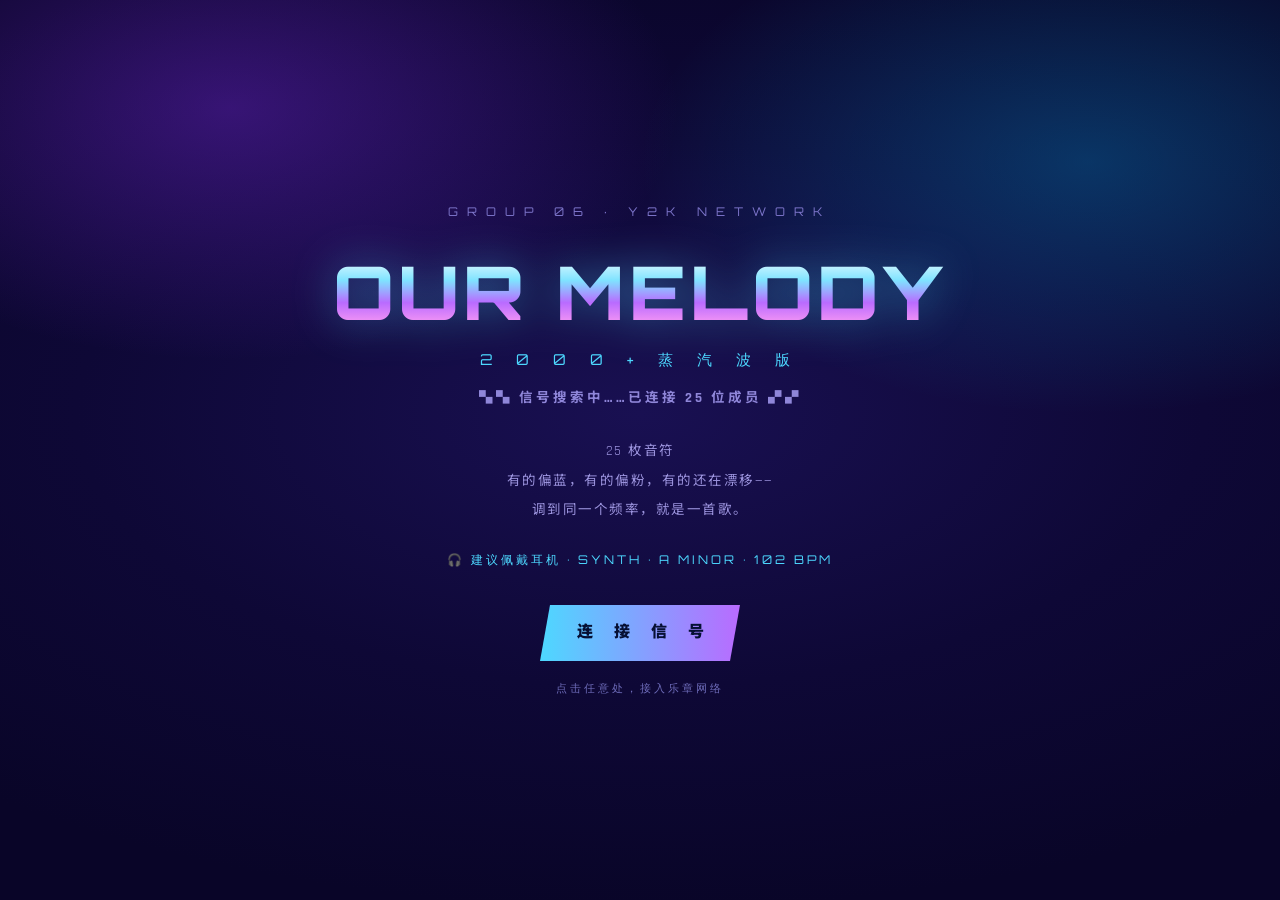
<file: y2k/index.html>
<!DOCTYPE html>
<html lang="zh-CN">
<head>
<meta charset="UTF-8">
<meta name="viewport" content="width=device-width, initial-scale=1.0">
<title>OUR MELODY 2000+ · Y2K — GROUP 06</title>
<meta name="description" content="25 枚霓虹音符在千禧夜的电波里循环——Y2K 蒸汽波版我们的乐章。">
<link rel="preconnect" href="https://fonts.googleapis.com">
<link rel="preconnect" href="https://fonts.gstatic.com" crossorigin>
<link href="https://fonts.googleapis.com/css2?family=Orbitron:wght@500;700;900&family=Rajdhani:wght@600;700&family=Noto+Sans+SC:wght@500;700;900&display=swap" rel="stylesheet">
<link rel="stylesheet" href="css/style.css?v=4">
</head>
<body>

<canvas id="dust"></canvas>

<!-- 环形五线谱 -->
<svg id="stage" viewBox="0 0 1600 900" preserveAspectRatio="xMidYMid meet">
  <defs>
    <linearGradient id="gGlyphA" x1="0" y1="0" x2="1" y2="1">
      <stop offset="0%" stop-color="#7dfdff"/>
      <stop offset="100%" stop-color="#2bb3ff"/>
    </linearGradient>
    <linearGradient id="gGlyphB" x1="0" y1="0" x2="1" y2="1">
      <stop offset="0%" stop-color="#ff9df2"/>
      <stop offset="100%" stop-color="#b96bff"/>
    </linearGradient>
    <linearGradient id="gStaff" x1="0" y1="0" x2="1" y2="1">
      <stop offset="0%" stop-color="#6c3df0" stop-opacity=".15"/>
      <stop offset="40%" stop-color="#8b7bff" stop-opacity=".55"/>
      <stop offset="65%" stop-color="#4dd8ff" stop-opacity=".5"/>
      <stop offset="100%" stop-color="#6c3df0" stop-opacity=".15"/>
    </linearGradient>
    <linearGradient id="gComet" x1="0" y1="0" x2="1" y2="0">
      <stop offset="0%" stop-color="#4dd8ff" stop-opacity="0"/>
      <stop offset="100%" stop-color="#ff9df2"/>
    </linearGradient>
    <radialGradient id="gHalo">
      <stop offset="0%" stop-color="#4dd8ff" stop-opacity=".8"/>
      <stop offset="50%" stop-color="#b96bff" stop-opacity=".3"/>
      <stop offset="100%" stop-color="#b96bff" stop-opacity="0"/>
    </radialGradient>
    <filter id="fGlow" x="-100%" y="-100%" width="300%" height="300%">
      <feGaussianBlur stdDeviation="3.2" result="b"/>
      <feMerge><feMergeNode in="b"/><feMergeNode in="b"/><feMergeNode in="SourceGraphic"/></feMerge>
    </filter>
  </defs>

  <ellipse class="ring-ghost" cx="800" cy="452" rx="624" ry="236" transform="rotate(-10 800 452)"/>
  <ellipse class="ring-ghost" cx="800" cy="452" rx="448" ry="164" transform="rotate(-10 800 452)"/>

  <g id="ringbase">
    <ellipse class="staff" cx="800" cy="452" rx="496" ry="180" transform="rotate(-10 800 452)"/>
    <ellipse class="staff" cx="800" cy="452" rx="518" ry="189" transform="rotate(-10 800 452)"/>
    <ellipse class="staff" cx="800" cy="452" rx="540" ry="198" transform="rotate(-10 800 452)"/>
    <ellipse class="staff" cx="800" cy="452" rx="562" ry="207" transform="rotate(-10 800 452)"/>
    <ellipse class="staff" cx="800" cy="452" rx="584" ry="216" transform="rotate(-10 800 452)"/>
  </g>

  <ellipse class="comet"    cx="800" cy="452" rx="540" ry="198" transform="rotate(-10 800 452)" pathLength="100"/>
  <ellipse class="comet c2" cx="800" cy="452" rx="562" ry="207" transform="rotate(-10 800 452)" pathLength="100"/>

  <g id="arcs"></g>
  <g id="notes"></g>
  <g id="labels"></g>
</svg>

<div class="scanlines"></div>
<div id="vignette"></div>

<header>
  <div class="brand"><b>GROUP·06</b> ｜ OUR MELODY 2000+</div>
  <div class="hright">
    <button id="rosterBtn" title="上传 / 管理小组名单">⬆ ROSTER</button>
    <div class="en">Y2K EDITION · 25 NOTES ONLINE</div>
  </div>
</header>

<div id="chip">
  <div id="chipName"></div>
  <div id="chipEn"></div>
  <div id="chipBack">再点一次这段谱线，或点空白处，回到全曲</div>
</div>

<div id="hint"></div>

<div id="progress">
  <span id="ptext">已点亮 0 / 25</span>
  <div id="dots"></div>
</div>

<div id="cornerBR">🎧 建议佩戴耳机 · SYNTHWAVE</div>

<!-- 个人卡片 -->
<div id="modal">
  <div id="card">
    <button id="mclose" aria-label="关闭">×</button>
    <img id="mimg" alt="" hidden>
    <div class="ovl">MEMBER FILE · <span id="mnum"></span> / <span id="mnumTotal">25</span></div>
    <h2 id="mname"></h2>
    <div id="mrole"></div>
    <div id="mtimbre"></div>
    <div class="card-hr"></div>
    <p id="mquote"></p>
    <p id="mtrait"></p>
    <div id="mfoot">SIGNAL LOCKED · <b id="mcount"></b></div>
  </div>
</div>

<!-- 终章 -->
<div id="finale">
  <div class="f-inner">
    <div class="f-ovl" id="finaleOvl">FINALE · 25 SIGNALS SYNCED</div>
    <h2 class="f-title">二十五道电波各自闪烁，<br>在同一频率汇成一首歌。</h2>
    <div class="f-names" id="fnames"></div>
    <div class="f-line" id="fline">25 SIGNALS · ONE FREQUENCY ｜ GROUP 06</div>
    <div class="f-sub">欢迎来到 2000+ · 信号永远在线。</div>
    <br>
    <button id="replay">REPLAY ⟲</button>
  </div>
</div>

<!-- 名单管理 -->
<div id="rosterModal">
  <div class="rcard">
    <button class="rclose" id="rosterClose" aria-label="关闭">×</button>
    <div class="ovl">ROSTER · 名单管理</div>
    <h2 class="rtitle">换一批成员</h2>
    <p class="rdesc">选一份 CSV / JSON / Excel 表格，整环音符立即换成新的小组——人数可变，音高与音色自动分配。</p>
    <div class="rstatus" id="rstatus"></div>
    <div class="rbtns">
      <button id="rupload">选择文件上传</button>
      <button id="rtpl">下载 CSV 模板</button>
      <button id="rexport">导出当前名单</button>
      <button id="rreset">恢复默认名单</button>
    </div>
    <input type="file" id="rfile" accept=".csv,.json,.xlsx,.xls,.txt" hidden>
    <div class="rhelp">
      表格列：姓名（必填）、职责、一句话简介、个人特色、声部（1/2/3 或 低/中/高）、音高（可留空）。<br>
      名单只保存在这台设备的浏览器里，随时可恢复默认；建议 3～40 人。
    </div>
  </div>
</div>

<div id="toast"></div>

<!-- 入场 -->
<div id="gate">
  <div class="g-inner">
    <div class="g-ovl">GROUP 06 · Y2K NETWORK</div>
    <h1 class="g-title">OUR MELODY</h1>
    <div class="g-en">2 0 0 0 + 蒸 汽 波 版</div>
    <div class="g-script">▚▚ 信号搜索中……已连接 25 位成员 ▞▞</div>
    <p class="g-line">
      <p class="g-line">
      <span id="gcount" data-fmt="{n} 道电波">二十五道电波在夜色里各自闪烁，</span><br>
      有的偏蓝，有的偏粉，有的还在漂移——<br>
      调到同一个频率，就是一首歌。
    </p>
    <div class="g-hp">🎧 建议佩戴耳机 · SYNTH · A MINOR · 102 BPM</div>
    <div class="g-btn">连 接 信 号</div>
    <div class="g-tip">点击任意处，接入乐章网络</div>
  </div>
</div>

<script src="js/members.js?v=4"></script>
<script src="js/audio.js?v=4"></script>
<script src="js/roster.js?v=4"></script>
<script src="js/main.js?v=4"></script>
<script src="js/bg.js?v=4"></script>
</body>
</html>
</file>
<file: dopamine/css/style.css>
/* ============================================================
   乐章 · 多巴胺奶油 —— 糖果色 · 果冻感 · 贴纸卡片
   ============================================================ */
* { margin: 0; padding: 0; box-sizing: border-box; }

html, body {
  height: 100%; overflow: hidden;
  background: #fff6e9;
  font-family: "Noto Sans SC", sans-serif;
  color: #4a3f66;
  -webkit-font-smoothing: antialiased;
  user-select: none;
}

body::before {
  content: ""; position: fixed; inset: 0; z-index: 0;
  background: radial-gradient(ellipse 75% 60% at 50% 45%, #fffdf6 0%, #fff4e2 60%, #ffe9d2 100%);
}

#dust { position: fixed; inset: 0; z-index: 1; }

#vignette { position: fixed; inset: 0; z-index: 3; pointer-events: none; }

#stage { position: fixed; inset: 0; z-index: 2; width: 100%; height: 100%; }

/* ---------- 环形五线谱 ---------- */
.staff { fill: none; stroke: url(#gStaff); stroke-width: 2.5; }
.ring-ghost { fill: none; stroke: #e8b8d4; opacity: .18; stroke-width: 2; }

.comet {
  fill: none; stroke: url(#gComet); stroke-width: 4; stroke-linecap: round;
  stroke-dasharray: 14 86; animation: cometRun 16s linear infinite; pointer-events: none;
}
.comet.c2 { animation-duration: 22s; animation-direction: reverse; opacity: .55; stroke-width: 3; }
@keyframes cometRun { to { stroke-dashoffset: -200; } }

.arc { stroke: #ff8fb8; stroke-width: 5; stroke-linecap: round; opacity: 0; transition: opacity .7s; pointer-events: none; }
.arc.warm { opacity: .35; }
.arc.hot  { opacity: .95; }
.archit { cursor: pointer; pointer-events: stroke; }

/* ---------- 音符（糖果） ---------- */
.note { transition: opacity .8s; }
.note.dim { opacity: .18; pointer-events: none; }

/* 五色糖果循环 */
.note:nth-child(5n+1) .glyph { fill: #ff7fa5; }
.note:nth-child(5n+2) .glyph { fill: #5ec8b7; }
.note:nth-child(5n+3) .glyph { fill: #ffb35c; }
.note:nth-child(5n+4) .glyph { fill: #8f9bff; }
.note:nth-child(5n+5) .glyph { fill: #e58fd8; }

.note .halo { fill: url(#gHalo); opacity: 0; transition: opacity 1.2s; }
.note.lit .halo { opacity: .95; animation: haloPulse 2.8s ease-in-out infinite; }
@keyframes haloPulse { 0%,100% { opacity: .6; } 50% { opacity: 1; } }

.note .oring {
  fill: none; stroke: #ffb35c; stroke-width: 2; stroke-dasharray: 4 6;
  opacity: 0; transition: opacity .8s;
}
.note.lit .oring { opacity: .9; animation: ringSpin 10s linear infinite; }
@keyframes ringSpin { to { stroke-dashoffset: -200; } }

.note .tilt { transform-box: fill-box; transform-origin: center; }
.note .bob {
  transform-box: fill-box; transform-origin: center bottom;
  animation: jelly 2.6s ease-in-out infinite;
  animation-delay: calc(var(--fi, 0) * -0.5s);
}
@keyframes jelly {
  0%, 100% { transform: translateY(0) scale(1, 1); }
  40% { transform: translateY(-7px) scale(.96, 1.05); }
  60% { transform: translateY(-5px) scale(1.04, .96); }
}

.note .glyph {
  filter: url(#fShadow); cursor: pointer;
  transform-box: fill-box; transform-origin: center;
  transition: transform .3s cubic-bezier(.2,.8,.3,1.4);
  font-weight: 900;
}
.note:hover .glyph { transform: scale(1.35) rotate(-6deg); }
.note.lit .glyph { animation: litBlink 1.8s ease-in-out infinite; }
@keyframes litBlink { 0%,100% { opacity: 1; } 50% { opacity: .7; } }

.note.flash .glyph { animation: flashBig .9s cubic-bezier(.2,.8,.3,1) both; }
@keyframes flashBig {
  0% { transform: scale(1); }
  30% { transform: scale(2.1) rotate(8deg); }
  100% { transform: scale(1) rotate(0); }
}
.note .hit { cursor: pointer; }

.note .mini {
  fill: #8f7fb8; font-size: 12.5px; letter-spacing: 2px; opacity: 0;
  transition: opacity .8s; font-weight: 700;
}
.note.lit .mini { opacity: .9; }
#stage.solo .note .mini { opacity: 0; }

/* ---------- 浮现姓名 ---------- */
.lbl { opacity: 0; transition: opacity .9s; pointer-events: none; }
.lbl.show { opacity: 1; }
.lbl .nm {
  fill: #4a3f66; font-size: 22px; font-weight: 900; letter-spacing: 4px;
  font-family: "ZCOOL KuaiLe", "Noto Sans SC", sans-serif;
  paint-order: stroke; stroke: rgba(255, 250, 240, .92); stroke-width: 5px;
}
.lbl .rl {
  fill: #c96a9c; font-size: 12px; letter-spacing: 3px; font-weight: 700;
  paint-order: stroke; stroke: rgba(255, 250, 240, .92); stroke-width: 4px;
}

/* ---------- 固定信息 ---------- */
header {
  position: fixed; z-index: 5; top: 0; left: 0; right: 0;
  display: flex; justify-content: space-between; align-items: center;
  padding: 24px 38px; font-size: 13px; letter-spacing: 2px; color: #7a6f9b;
  pointer-events: none; font-weight: 500;
}
header .brand b { color: #ff6f95; font-weight: 900; font-family: "ZCOOL KuaiLe", sans-serif; font-size: 15px; }
header .en { opacity: .6; font-size: 11px; letter-spacing: 3px; }
.hright { display: flex; align-items: center; gap: 16px; }

#cornerBR {
  position: fixed; z-index: 5; right: 38px; bottom: 30px;
  font-size: 12px; letter-spacing: 2px; color: #b0a3cc; pointer-events: none; font-weight: 700;
}

#hint {
  position: fixed; z-index: 5; left: 50%; bottom: 96px;
  transform: translateX(-50%) translateY(10px);
  font-size: 14px; letter-spacing: 3px; color: #6d5f96; font-weight: 700;
  opacity: 0; transition: opacity 1.2s, transform 1.2s; pointer-events: none;
  white-space: nowrap;
}
#hint.show { opacity: .95; transform: translateX(-50%) translateY(0); }

#chip {
  position: fixed; z-index: 5; top: 18px; left: 50%;
  transform: translateX(-50%) translateY(-14px);
  text-align: center; opacity: 0; transition: opacity .9s, transform .9s; pointer-events: none;
}
#chip.show { opacity: 1; transform: translateX(-50%) translateY(0); }
#chipName {
  font-family: "ZCOOL KuaiLe", sans-serif; font-size: 26px; letter-spacing: 6px; color: #ff6f95;
}
#chipEn { margin-top: 7px; font-size: 11px; letter-spacing: 3px; color: #7a6f9b; font-weight: 700; }
#chipBack { margin-top: 8px; font-size: 11px; letter-spacing: 2px; color: #b0a3cc; }

#progress { position: fixed; z-index: 5; left: 38px; bottom: 28px; pointer-events: none; }
#ptext { font-size: 12px; letter-spacing: 2px; color: #7a6f9b; font-weight: 700; }
#dots { margin-top: 10px; display: flex; gap: 14px; }
.dgrp { display: flex; gap: 7px; }
#dots i {
  width: 8px; height: 8px; border-radius: 50% 50% 50% 2px;
  background: #efe6f7; border: 1.5px solid #d9c9ee;
  transition: all .5s cubic-bezier(.2,.8,.3,1.4);
}
#dots i.on {
  background: #ff8fb8; border-color: #ff6f95;
  transform: scale(1.2) rotate(45deg);
  box-shadow: 0 0 10px rgba(255, 143, 184, .7);
}

/* ---------- 入场 ---------- */
#gate {
  position: fixed; inset: 0; z-index: 50;
  display: flex; align-items: center; justify-content: center;
  background: radial-gradient(ellipse 75% 60% at 50% 45%, #fffdf6 0%, #fff4e2 60%, #ffe9d2 100%);
  cursor: pointer; transition: opacity 1.2s;
}
#gate.hide { opacity: 0; pointer-events: none; }
.g-inner { text-align: center; animation: gateIn 1.6s cubic-bezier(.2,.8,.3,1.2) both; }
@keyframes gateIn { from { opacity: 0; transform: translateY(30px) scale(.96); } to { opacity: 1; } }

.g-ovl { font-size: 11px; letter-spacing: 6px; color: #b0a3cc; font-weight: 900; }
.g-title {
  margin-top: 24px;
  font-family: "ZCOOL KuaiLe", "Noto Sans SC", sans-serif;
  font-size: 72px; letter-spacing: 10px; color: #4a3f66;
  text-shadow: 4px 4px 0 #ffd6e8;
}
.g-en { margin-top: 12px; font-family: "ZCOOL KuaiLe", sans-serif; font-size: 20px; letter-spacing: 8px; color: #ff8fb8; }
.g-script { margin-top: 12px; font-size: 15px; letter-spacing: 3px; color: #7a6f9b; font-weight: 700; }
.g-line {
  margin: 26px auto 0; width: 400px;
  font-size: 13.5px; line-height: 2.1; letter-spacing: 1px; color: #7a6f9b; font-weight: 500;
}
.g-hp { margin-top: 26px; font-size: 13px; letter-spacing: 2px; color: #c96a9c; font-weight: 900; }
.g-btn {
  margin: 34px auto 0; width: 190px; height: 58px; line-height: 56px;
  background: #ff8fb8; border: none; border-radius: 18px;
  font-family: "ZCOOL KuaiLe", sans-serif;
  font-size: 20px; letter-spacing: 10px; text-indent: 10px; color: #fff;
  box-shadow: 0 6px 0 #e56a95;
  animation: btnDance 2.2s ease-in-out infinite; transition: transform .2s;
  cursor: pointer;
}
.g-btn:hover { transform: translateY(-2px); }
@keyframes btnDance {
  0%,100% { transform: rotate(-1.2deg); }
  50% { transform: rotate(1.2deg) translateY(-3px); }
}
.g-tip { margin-top: 20px; font-size: 11px; letter-spacing: 2px; color: #b0a3cc; font-weight: 700; }

/* ---------- 个人卡片（贴纸） ---------- */
#modal {
  position: fixed; inset: 0; z-index: 40;
  display: flex; align-items: center; justify-content: center;
  background: rgba(74, 63, 102, .35);
  opacity: 0; pointer-events: none; transition: opacity .4s;
}
#modal.show { opacity: 1; pointer-events: auto; }

#card {
  position: relative; width: 410px; max-width: 88vw;
  padding: 44px 42px 36px;
  background: #fffdf8;
  border: 3px solid #4a3f66; border-radius: 26px;
  box-shadow: 8px 8px 0 #ffd6e8, 0 20px 50px rgba(74, 63, 102, .25);
  transform: translateY(20px) scale(.94) rotate(-1deg);
  transition: transform .45s cubic-bezier(.2,.8,.3,1.3);
}
#modal.show #card { transform: translateY(0) scale(1) rotate(0); }
#card::before {
  content: "☆"; position: absolute; top: -16px; left: 24px;
  width: 40px; height: 40px; border-radius: 50%;
  background: #ffd6e8; border: 3px solid #4a3f66;
  font-size: 20px; line-height: 36px; text-align: center; color: #ff6f95;
}

#mclose {
  position: absolute; top: 12px; right: 16px;
  background: #ffd6e8; border: 2px solid #4a3f66; border-radius: 50%;
  width: 30px; height: 30px; font-size: 15px; color: #4a3f66; cursor: pointer;
  transition: transform .3s; font-weight: 900; line-height: 1;
}
#mclose:hover { transform: rotate(90deg) scale(1.1); }

#mimg {
  position: absolute; top: 30px; right: 58px;
  width: 92px; height: 92px; border-radius: 50%;
  object-fit: cover; border: 3px solid #5ec8b7;
  box-shadow: 4px 4px 0 rgba(74, 63, 102, .2);
}

.ovl { font-size: 10.5px; letter-spacing: 3px; color: #b0a3cc; font-weight: 900; }
#mname {
  margin-top: 14px;
  font-family: "ZCOOL KuaiLe", sans-serif;
  font-size: 46px; letter-spacing: 6px; color: #4a3f66;
}
#mrole { margin-top: 8px; font-size: 13.5px; letter-spacing: 2px; color: #ff6f95; font-weight: 900; }
#mtimbre { margin-top: 6px; font-size: 11.5px; letter-spacing: 1px; color: #b0a3cc; font-weight: 700; }

.card-hr { margin: 22px 0; height: 3px; border-radius: 3px;
  background: repeating-linear-gradient(90deg, #ffd6e8 0 14px, #d9f2e6 14px 28px, #fff1c9 28px 42px);
}
#mquote {
  font-size: 17px; line-height: 1.95; letter-spacing: 1px; color: #4a3f66; font-weight: 700;
}
#mtrait { margin-top: 15px; font-size: 13px; line-height: 1.85; letter-spacing: .5px; color: #8f7fb8; font-weight: 500; }

#mfoot {
  margin-top: 26px; padding-top: 16px;
  border-top: 2px dashed #e3d8f2;
  font-size: 11.5px; letter-spacing: 2px; color: #b0a3cc; font-weight: 700;
}
#mfoot b { color: #ff6f95; font-weight: 900; }

/* ---------- 终章 ---------- */
#finale {
  position: fixed; inset: 0; z-index: 45;
  display: flex; align-items: center; justify-content: center;
  background: radial-gradient(ellipse 75% 60% at 50% 45%, #fffdf6 0%, #fff4e2 60%, #ffe9d2 100%);
  opacity: 0; pointer-events: none; transition: opacity 1.4s;
}
#finale.show { opacity: 1; pointer-events: auto; }
.f-inner { text-align: center; padding: 0 24px; animation: gateIn 1.4s cubic-bezier(.2,.8,.3,1.2) both; }

.f-ovl { font-size: 12px; letter-spacing: 5px; color: #b0a3cc; font-weight: 900; }
.f-title {
  margin-top: 26px;
  font-family: "ZCOOL KuaiLe", sans-serif;
  font-size: 38px; line-height: 1.8; letter-spacing: 4px; color: #4a3f66;
  text-shadow: 3px 3px 0 #ffd6e8;
}
.f-names { margin: 40px auto 0; display: flex; gap: 50px; justify-content: center; flex-wrap: wrap; }
.f-col { min-width: 150px; }
.f-col h4 {
  font-size: 12px; font-weight: 900; letter-spacing: 3px; color: #c96a9c;
  padding-bottom: 10px; border-bottom: 3px solid #ffd6e8; margin-bottom: 12px;
  font-family: "ZCOOL KuaiLe", sans-serif;
}
.f-col p { font-size: 14px; letter-spacing: 3px; line-height: 2.2; color: #6d5f96; font-weight: 700; }

.f-line { margin-top: 42px; font-size: 14px; letter-spacing: 4px; color: #ff6f95; font-weight: 900; }
.f-sub { margin-top: 12px; font-size: 13px; letter-spacing: 2px; color: #b0a3cc; font-weight: 700; }

#replay {
  margin-top: 40px; padding: 16px 48px;
  background: #5ec8b7; border: none; border-radius: 18px;
  box-shadow: 0 6px 0 #3da693;
  font-size: 17px; letter-spacing: 6px; text-indent: 6px; color: #fff; cursor: pointer;
  font-family: "ZCOOL KuaiLe", sans-serif;
  transition: transform .2s;
}
#replay:hover { transform: translateY(-3px) rotate(-1deg); }

/* ---------- 名单管理 ---------- */
#rosterBtn {
  pointer-events: auto; background: #fff;
  border: 2.5px solid #4a3f66; border-radius: 14px;
  padding: 7px 16px; font-size: 11.5px; letter-spacing: 2px; color: #4a3f66;
  cursor: pointer; transition: all .3s; font-family: inherit; font-weight: 900;
  box-shadow: 3px 3px 0 #ffd6e8;
}
#rosterBtn:hover { transform: translate(-1px,-1px); box-shadow: 5px 5px 0 #ffd6e8; }

#rosterModal {
  position: fixed; inset: 0; z-index: 46;
  display: flex; align-items: center; justify-content: center;
  background: rgba(74, 63, 102, .4);
  opacity: 0; pointer-events: none; transition: opacity .4s;
}
#rosterModal.show { opacity: 1; pointer-events: auto; }

.rcard {
  position: relative; width: 460px; max-width: 90vw;
  padding: 40px 40px 30px;
  background: #fffdf8; border: 3px solid #4a3f66; border-radius: 26px;
  box-shadow: 8px 8px 0 #d9c9ee, 0 20px 50px rgba(74, 63, 102, .3);
  transform: translateY(20px) scale(.94) rotate(1deg);
  transition: transform .45s cubic-bezier(.2,.8,.3,1.3);
}
#rosterModal.show .rcard { transform: translateY(0) scale(1) rotate(0); }
.rclose {
  position: absolute; top: 12px; right: 16px;
  background: #e3d8f2; border: 2px solid #4a3f66; border-radius: 50%;
  width: 30px; height: 30px; font-size: 15px; color: #4a3f66; cursor: pointer; font-weight: 900;
}
.rclose:hover { transform: rotate(90deg) scale(1.1); }
.rtitle {
  margin-top: 12px; font-family: "ZCOOL KuaiLe", sans-serif;
  font-size: 30px; letter-spacing: 4px; color: #4a3f66;
}
.rdesc { margin-top: 12px; font-size: 13px; line-height: 1.85; color: #7a6f9b; font-weight: 500; }
.rstatus {
  margin-top: 16px; padding: 10px 16px; border: 2px dashed #d9c9ee; border-radius: 12px;
  font-size: 12px; letter-spacing: 1px; color: #7a6f9b; font-weight: 700;
}
.rbtns { margin-top: 20px; display: grid; grid-template-columns: 1fr 1fr; gap: 12px; }
.rbtns button {
  padding: 13px 10px; background: #fff; border: 2.5px solid #4a3f66; border-radius: 14px;
  font-size: 13px; letter-spacing: 1px; color: #4a3f66; cursor: pointer;
  transition: all .3s; font-family: inherit; font-weight: 900;
  box-shadow: 3px 3px 0 #e3d8f2;
}
.rbtns button:hover { transform: translate(-1px,-1px); box-shadow: 5px 5px 0 #e3d8f2; }
#rreset { border-color: #ff6f95; color: #ff6f95; box-shadow: 3px 3px 0 #ffd6e8; }
.rhelp {
  margin-top: 20px; padding-top: 14px; border-top: 2px dashed #e3d8f2;
  font-size: 11px; line-height: 1.9; color: #b0a3cc; font-weight: 500;
}

/* ---------- 浮消息 ---------- */
#toast {
  position: fixed; z-index: 60; top: 24px; left: 50%;
  transform: translateX(-50%) translateY(-8px);
  max-width: 82vw; padding: 13px 26px;
  background: #fff; border: 2.5px solid #4a3f66; border-radius: 16px;
  box-shadow: 5px 5px 0 #ffd6e8;
  font-size: 13px; letter-spacing: 1px; color: #4a3f66; font-weight: 700;
  opacity: 0; pointer-events: none; transition: opacity .4s, transform .4s;
  white-space: nowrap; overflow: hidden; text-overflow: ellipsis;
}
#toast.show { opacity: 1; transform: translateX(-50%) translateY(0); }
#toast.err { border-color: #ff6f95; color: #e56a95; }

@media (max-width: 720px) {
  header { padding: 18px 20px; }
  header .en { display: none; }
  #cornerBR { right: 20px; bottom: 20px; }
  #progress { left: 20px; bottom: 20px; }
  #hint { bottom: 120px; font-size: 12px; white-space: normal; width: 86vw; text-align: center; }
  .g-title { font-size: 50px; letter-spacing: 6px; text-shadow: 3px 3px 0 #ffd6e8; }
  .f-title { font-size: 26px; }
  .f-names { gap: 26px; }
  #chipName { font-size: 20px; }
  .rcard { padding: 30px 24px 24px; }
  .rbtns { grid-template-columns: 1fr; }
}
</file>
<file: ink/css/style.css>
/* ============================================================
   乐章 · 水墨卷 —— 宣纸 · 墨 · 朱砂
   ============================================================ */
* { margin: 0; padding: 0; box-sizing: border-box; }

html, body {
  height: 100%; overflow: hidden;
  background: #efeadd;
  font-family: "Noto Serif SC", "STSong", serif;
  color: #2f2c26;
  -webkit-font-smoothing: antialiased;
  user-select: none;
}

/* 宣纸底色 + 纤维纹 */
body::before {
  content: ""; position: fixed; inset: 0; z-index: 0;
  background:
    radial-gradient(ellipse 70% 55% at 50% 42%, #faf7ee 0%, #f1ecdf 55%, #e7e1cf 100%);
}
body::after {
  content: ""; position: fixed; inset: 0; z-index: 0; opacity: .5; pointer-events: none;
  background-image: url("data:image/svg+xml,%3Csvg xmlns='http://www.w3.org/2000/svg' width='240' height='240'%3E%3Cfilter id='n'%3E%3CfeTurbulence type='fractalNoise' baseFrequency='0.9' numOctaves='2'/%3E%3CfeColorMatrix values='0 0 0 0 0.55 0 0 0 0 0.52 0 0 0 0 0.45 0 0 0 0.06 0'/%3E%3C/filter%3E%3Crect width='240' height='240' filter='url(%23n)'/%3E%3C/svg%3E");
}

#mountains { position: fixed; inset: 0; width: 100%; height: 100%; z-index: 0; }
#dust { position: fixed; inset: 0; z-index: 1; }

#vignette {
  position: fixed; inset: 0; z-index: 3; pointer-events: none;
  background: radial-gradient(ellipse at 50% 50%,
    transparent 55%, rgba(120, 108, 84, .14) 82%, rgba(96, 86, 64, .3) 100%);
}

#stage { position: fixed; inset: 0; z-index: 2; width: 100%; height: 100%; }

/* ---------- 环形五线谱 ---------- */
.staff { fill: none; stroke: url(#gStaff); stroke-width: 1; }
.ring-ghost { fill: none; stroke: #7d7666; opacity: .12; stroke-width: 1; }

.comet {
  fill: none; stroke: url(#gComet); stroke-width: 2.2; stroke-linecap: round;
  stroke-dasharray: 16 84; animation: cometRun 22s linear infinite; pointer-events: none;
  opacity: .75;
}
.comet.c2 { animation-duration: 30s; animation-direction: reverse; opacity: .4; stroke-width: 1.4; }
@keyframes cometRun { to { stroke-dashoffset: -200; } }

.arc { stroke: #8a5147; stroke-width: 3; stroke-linecap: round; opacity: 0; transition: opacity .7s; pointer-events: none; }
.arc.warm { opacity: .35; }
.arc.hot  { opacity: .9; }
.archit { cursor: pointer; pointer-events: stroke; }

/* ---------- 音符（墨点） ---------- */
.note { transition: opacity .8s; }
.note.dim { opacity: .16; pointer-events: none; }

.note .halo { fill: url(#gHalo); opacity: 0; transition: opacity 1.2s; }
.note.lit .halo { opacity: .9; animation: haloPulse 3.4s ease-in-out infinite; }
@keyframes haloPulse { 0%,100% { opacity: .55; } 50% { opacity: .95; } }

.note .oring {
  fill: none; stroke: #a63f36; stroke-width: 1; stroke-dasharray: 2 6;
  opacity: 0; transition: opacity .8s;
}
.note.lit .oring { opacity: .75; animation: ringSpin 16s linear infinite; }
@keyframes ringSpin { to { stroke-dashoffset: -160; } }

.note .tilt { transform-box: fill-box; transform-origin: center; }
.note .bob {
  transform-box: fill-box; transform-origin: center;
  animation: noteFloat 5.4s ease-in-out infinite;
  animation-delay: calc(var(--fi, 0) * -1.1s);
}
@keyframes noteFloat { 0%,100% { transform: translateY(0); } 50% { transform: translateY(-4px); } }

.note .glyph {
  fill: url(#gGlyphA); filter: url(#fShadow); cursor: pointer;
  transform-box: fill-box; transform-origin: center;
  transition: transform .35s cubic-bezier(.2,.8,.3,1.2);
}
.note.alt .glyph { fill: url(#gGlyphB); }
.note:hover .glyph { transform: scale(1.26); }
.note.lit .glyph { animation: litBreath 3.6s ease-in-out infinite; }
@keyframes litBreath { 0%,100% { opacity: 1; } 50% { opacity: .78; } }

.note.flash .glyph { animation: flashBig .95s cubic-bezier(.2,.8,.3,1) both; }
@keyframes flashBig {
  0% { transform: scale(1); }
  30% { transform: scale(2); filter: brightness(1.4); }
  100% { transform: scale(1); filter: brightness(1); }
}
.note .hit { cursor: pointer; }

.note .mini { fill: #6d6552; font-size: 12px; letter-spacing: 2px; opacity: 0; transition: opacity .8s; font-family: "Noto Serif SC", serif; }
.note.lit .mini { opacity: .85; }
#stage.solo .note .mini { opacity: 0; }

/* ---------- 浮现姓名 ---------- */
.lbl { opacity: 0; transition: opacity .9s; pointer-events: none; }
.lbl.show { opacity: 1; }
.lbl .nm {
  fill: #2f2c26; font-size: 21px; font-weight: 600; letter-spacing: 5px;
  font-family: "Ma Shan Zheng", "Noto Serif SC", serif;
  paint-order: stroke; stroke: rgba(244, 240, 229, .85); stroke-width: 4px;
}
.lbl .rl {
  fill: #8a5147; font-size: 11.5px; letter-spacing: 3px;
  paint-order: stroke; stroke: rgba(244, 240, 229, .85); stroke-width: 3px;
}

/* ---------- 固定信息 ---------- */
header {
  position: fixed; z-index: 5; top: 0; left: 0; right: 0;
  display: flex; justify-content: space-between; align-items: center;
  padding: 26px 38px; font-size: 12.5px; letter-spacing: 4px; color: #6d6552;
  pointer-events: none;
}
header .brand b { color: #a63f36; font-weight: 600; font-family: "Ma Shan Zheng", serif; font-size: 15px; }
header .en { opacity: .55; letter-spacing: 3px; font-size: 11px; }
.hright { display: flex; align-items: center; gap: 16px; }

#cornerBR {
  position: fixed; z-index: 5; right: 38px; bottom: 30px;
  font-size: 11.5px; letter-spacing: 3px; color: #9b9280; pointer-events: none;
}

#hint {
  position: fixed; z-index: 5; left: 50%; bottom: 96px;
  transform: translateX(-50%) translateY(10px);
  font-size: 14px; letter-spacing: 4px; color: #57503f;
  opacity: 0; transition: opacity 1.2s, transform 1.2s; pointer-events: none;
  text-shadow: 0 0 12px rgba(250, 247, 238, .95);
  white-space: nowrap;
}
#hint.show { opacity: .95; transform: translateX(-50%) translateY(0); }

#chip {
  position: fixed; z-index: 5; top: 20px; left: 50%;
  transform: translateX(-50%) translateY(-14px);
  text-align: center; opacity: 0; transition: opacity .9s, transform .9s; pointer-events: none;
}
#chip.show { opacity: 1; transform: translateX(-50%) translateY(0); }
#chipName {
  font-family: "Ma Shan Zheng", serif; font-size: 27px; letter-spacing: 10px; color: #2f2c26;
}
#chipEn { margin-top: 8px; font-size: 11px; letter-spacing: 3px; color: #8a5147; }
#chipBack { margin-top: 9px; font-size: 11px; letter-spacing: 3px; color: #9b9280; }

#progress { position: fixed; z-index: 5; left: 38px; bottom: 28px; pointer-events: none; }
#ptext { font-size: 12px; letter-spacing: 3px; color: #6d6552; }
#dots { margin-top: 10px; display: flex; gap: 14px; }
.dgrp { display: flex; gap: 7px; }
#dots i {
  width: 7px; height: 7px; border-radius: 50%;
  background: rgba(109, 101, 82, .12); border: 1px solid rgba(109, 101, 82, .4);
  transition: all .6s;
}
#dots i.on { background: #a63f36; border-color: #a63f36; box-shadow: 0 0 8px rgba(166, 63, 54, .6); }

/* ---------- 入场 ---------- */
#gate {
  position: fixed; inset: 0; z-index: 50;
  display: flex; align-items: center; justify-content: center;
  background:
    radial-gradient(ellipse 70% 55% at 50% 42%, #faf7ee 0%, #f1ecdf 55%, #e7e1cf 100%);
  cursor: pointer; transition: opacity 1.4s;
}
#gate.hide { opacity: 0; pointer-events: none; }
.g-inner { text-align: center; animation: gateIn 2.2s ease both; }
@keyframes gateIn { from { opacity: 0; transform: translateY(16px); } to { opacity: 1; } }

.g-ovl { font-size: 12px; letter-spacing: 12px; color: #9b9280; }
.g-title {
  margin-top: 26px;
  font-family: "Ma Shan Zheng", "Noto Serif SC", serif;
  font-size: 78px; font-weight: 400; letter-spacing: 14px;
  color: #2f2c26;
}
.g-en { margin-top: 14px; font-size: 12px; letter-spacing: 7px; color: #a63f36; }
.g-script {
  margin-top: 14px;
  font-family: "Ma Shan Zheng", serif; font-size: 20px; letter-spacing: 6px; color: #6d6552;
}
.g-line {
  margin: 32px auto 0; width: 380px;
  font-size: 13.5px; line-height: 2.3; letter-spacing: 2px; color: #57503f;
}
.g-hp { margin-top: 28px; font-size: 12.5px; letter-spacing: 4px; color: #8a5147; }
.g-btn {
  margin: 36px auto 0; width: 172px; height: 54px; line-height: 52px;
  border: 1px solid #a63f36; border-radius: 2px;
  font-size: 15px; letter-spacing: 12px; text-indent: 12px; color: #a63f36;
  font-family: "Ma Shan Zheng", serif;
  animation: btnBreath 3s ease-in-out infinite; transition: background .5s;
}
.g-btn:hover { background: rgba(166, 63, 54, .07); }
@keyframes btnBreath {
  0%,100% { box-shadow: 0 0 0 0 rgba(166,63,54,.25); }
  50% { box-shadow: 0 0 22px 2px rgba(166,63,54,.2); }
}
.g-tip { margin-top: 22px; font-size: 11px; letter-spacing: 3px; color: #9b9280; }

/* ---------- 个人卡片（纸笺） ---------- */
#modal {
  position: fixed; inset: 0; z-index: 40;
  display: flex; align-items: center; justify-content: center;
  background: rgba(72, 64, 50, .3);
  opacity: 0; pointer-events: none; transition: opacity .5s;
}
#modal.show { opacity: 1; pointer-events: auto; }

#card {
  position: relative; width: 400px; max-width: 88vw;
  padding: 46px 44px 38px;
  background: #faf7ee;
  border: 1px solid rgba(90, 82, 66, .45);
  box-shadow: 0 24px 70px rgba(90, 78, 55, .3);
  transform: translateY(14px) scale(.97);
  transition: transform .5s cubic-bezier(.2,.8,.3,1.1);
}
#modal.show #card { transform: translateY(0) scale(1); }
#card::before, #card::after {
  content: ""; position: absolute; width: 22px; height: 22px;
  border-color: #a63f36; border-style: solid;
}
#card::before { top: -1px; left: -1px; border-width: 2px 0 0 2px; }
#card::after  { bottom: -1px; right: -1px; border-width: 0 2px 2px 0; }

#mclose {
  position: absolute; top: 10px; right: 14px;
  background: none; border: none; font-size: 22px; color: #9b9280; cursor: pointer; transition: color .3s;
}
#mclose:hover { color: #a63f36; }

#mimg {
  position: absolute; top: 34px; right: 36px;
  width: 96px; height: 96px; border-radius: 50%;
  object-fit: cover; border: 1px solid rgba(166, 63, 54, .5);
  box-shadow: 0 6px 18px rgba(90, 78, 55, .3);
}

.ovl { font-size: 10px; letter-spacing: 5px; color: #9b9280; }
#mname {
  margin-top: 16px;
  font-family: "Ma Shan Zheng", serif;
  font-size: 52px; font-weight: 400; letter-spacing: 12px; color: #2f2c26;
}
#mrole { margin-top: 10px; font-size: 13px; letter-spacing: 3px; color: #a63f36; }
#mtimbre { margin-top: 6px; font-size: 11px; letter-spacing: 2px; color: #9b9280; }

.card-hr { margin: 24px 0; height: 1px; background: linear-gradient(90deg, rgba(90,82,66,.5), rgba(90,82,66,0)); }
#mquote {
  font-family: "Noto Serif SC", serif;
  font-size: 17.5px; line-height: 2; letter-spacing: 2px; color: #2f2c26;
}
#mtrait { margin-top: 16px; font-size: 13px; line-height: 1.9; letter-spacing: 1px; color: #6d6552; }

#mfoot {
  margin-top: 28px; padding-top: 18px;
  border-top: 1px dashed rgba(90, 82, 66, .35);
  font-size: 11px; letter-spacing: 3px; color: #9b9280;
}
#mfoot b { color: #a63f36; font-weight: 600; }

/* ---------- 终章 ---------- */
#finale {
  position: fixed; inset: 0; z-index: 45;
  display: flex; align-items: center; justify-content: center;
  background: radial-gradient(ellipse at 50% 42%, #faf7ee 0%, #f1ecdf 55%, #e7e1cf 100%);
  opacity: 0; pointer-events: none; transition: opacity 1.8s;
}
#finale.show { opacity: 1; pointer-events: auto; }
.f-inner { text-align: center; padding: 0 24px; animation: gateIn 2s ease both; }

.f-ovl { font-size: 11px; letter-spacing: 8px; color: #9b9280; }
.f-title {
  margin-top: 30px;
  font-family: "Ma Shan Zheng", serif;
  font-size: 44px; font-weight: 400; line-height: 1.9; letter-spacing: 10px; color: #2f2c26;
}
.f-names { margin: 44px auto 0; display: flex; gap: 56px; justify-content: center; flex-wrap: wrap; }
.f-col { min-width: 150px; }
.f-col h4 {
  font-size: 11px; font-weight: 400; letter-spacing: 4px; color: #8a5147;
  padding-bottom: 12px; border-bottom: 1px solid rgba(90, 82, 66, .3); margin-bottom: 14px;
}
.f-col p { font-size: 14px; letter-spacing: 4px; line-height: 2.3; color: #57503f; }

.f-line { margin-top: 46px; font-size: 13px; letter-spacing: 5px; color: #a63f36; }
.f-sub { margin-top: 14px; font-size: 12px; letter-spacing: 3px; color: #9b9280; }

#replay {
  margin-top: 44px; padding: 14px 46px;
  background: none; border: 1px solid #a63f36; border-radius: 2px;
  font-size: 13px; letter-spacing: 6px; text-indent: 6px; color: #a63f36; cursor: pointer;
  transition: background .5s, box-shadow .5s; font-family: inherit;
}
#replay:hover { background: rgba(166, 63, 54, .07); box-shadow: 0 0 22px rgba(166, 63, 54, .2); }

/* ---------- 名单管理 ---------- */
#rosterBtn {
  pointer-events: auto; background: none;
  border: 1px solid rgba(109, 101, 82, .5); border-radius: 2px;
  padding: 7px 16px; font-size: 11px; letter-spacing: 3px; color: #6d6552;
  cursor: pointer; transition: all .4s; font-family: inherit;
}
#rosterBtn:hover { border-color: #a63f36; color: #a63f36; }

#rosterModal {
  position: fixed; inset: 0; z-index: 46;
  display: flex; align-items: center; justify-content: center;
  background: rgba(72, 64, 50, .35);
  opacity: 0; pointer-events: none; transition: opacity .45s;
}
#rosterModal.show { opacity: 1; pointer-events: auto; }

.rcard {
  position: relative; width: 460px; max-width: 90vw;
  padding: 42px 42px 32px;
  background: #faf7ee; border: 1px solid rgba(90, 82, 66, .5);
  box-shadow: 0 24px 70px rgba(90, 78, 55, .35);
  transform: translateY(14px) scale(.97);
  transition: transform .45s cubic-bezier(.2,.8,.3,1.1);
}
#rosterModal.show .rcard { transform: translateY(0) scale(1); }
.rcard::before, .rcard::after {
  content: ""; position: absolute; width: 22px; height: 22px;
  border-color: #a63f36; border-style: solid;
}
.rcard::before { top: -1px; left: -1px; border-width: 2px 0 0 2px; }
.rcard::after  { bottom: -1px; right: -1px; border-width: 0 2px 2px 0; }
.rclose {
  position: absolute; top: 10px; right: 14px; background: none; border: none;
  font-size: 22px; color: #9b9280; cursor: pointer;
}
.rclose:hover { color: #a63f36; }
.rtitle {
  margin-top: 14px; font-family: "Ma Shan Zheng", serif;
  font-size: 32px; letter-spacing: 8px; color: #2f2c26;
}
.rdesc { margin-top: 14px; font-size: 13px; line-height: 1.9; letter-spacing: 1px; color: #6d6552; }
.rstatus {
  margin-top: 18px; padding: 10px 16px; border: 1px dashed rgba(90, 82, 66, .4);
  font-size: 12px; letter-spacing: 2px; color: #a63f36;
}
.rbtns { margin-top: 22px; display: grid; grid-template-columns: 1fr 1fr; gap: 12px; }
.rbtns button {
  padding: 13px 10px; background: none; border: 1px solid rgba(90, 82, 66, .5);
  font-size: 13px; letter-spacing: 2px; color: #2f2c26; cursor: pointer;
  transition: all .4s; font-family: inherit;
}
.rbtns button:hover { background: rgba(166, 63, 54, .06); box-shadow: 0 0 16px rgba(166, 63, 54, .15); }
#rreset { border-color: rgba(166, 63, 54, .5); color: #a63f36; }
.rhelp {
  margin-top: 22px; padding-top: 16px; border-top: 1px dashed rgba(90, 82, 66, .35);
  font-size: 11px; line-height: 2; letter-spacing: 1px; color: #9b9280;
}

/* ---------- 浮消息 ---------- */
#toast {
  position: fixed; z-index: 60; top: 24px; left: 50%;
  transform: translateX(-50%) translateY(-8px);
  max-width: 82vw; padding: 12px 26px;
  background: #faf7ee; border: 1px solid rgba(90, 82, 66, .5);
  box-shadow: 0 12px 30px rgba(90, 78, 55, .3);
  font-size: 13px; letter-spacing: 2px; color: #2f2c26;
  opacity: 0; pointer-events: none; transition: opacity .4s, transform .4s;
  white-space: nowrap; overflow: hidden; text-overflow: ellipsis;
}
#toast.show { opacity: 1; transform: translateX(-50%) translateY(0); }
#toast.err { border-color: #a63f36; color: #a63f36; }

@media (max-width: 720px) {
  header { padding: 18px 20px; }
  header .en { display: none; }
  #cornerBR { right: 20px; bottom: 20px; }
  #progress { left: 20px; bottom: 20px; }
  #hint { bottom: 120px; font-size: 12px; white-space: normal; width: 86vw; text-align: center; }
  .g-title { font-size: 48px; letter-spacing: 10px; }
  .f-title { font-size: 30px; letter-spacing: 6px; }
  .f-names { gap: 28px; }
  #chipName { font-size: 20px; letter-spacing: 5px; }
  .rcard { padding: 32px 24px 24px; }
  .rbtns { grid-template-columns: 1fr; }
}
</file>
<file: mag/css/style.css>
/* ============================================================
   乐章 · 刊 ISSUE 06 —— 黑白编辑风 · 电影黑边 · 胶片颗粒 · 一处印红
   ============================================================ */
* { margin: 0; padding: 0; box-sizing: border-box; }

html, body {
  height: 100%; overflow: hidden;
  background: #f4f2ee;
  font-family: "Noto Serif SC", "Playfair Display", serif;
  color: #1c1b19;
  -webkit-font-smoothing: antialiased;
  user-select: none;
}

body::before {
  content: ""; position: fixed; inset: 0; z-index: 0;
  background: radial-gradient(ellipse 80% 60% at 50% 45%, #faf9f6 0%, #f4f2ee 60%, #eae7e0 100%);
}

/* 电影黑边 */
.letterbox {
  position: fixed; left: 0; right: 0; height: 64px; z-index: 6;
  background: #111; pointer-events: none;
}
.letterbox.top { top: 0; }
.letterbox.bottom { bottom: 0; }

#dust { position: fixed; inset: 0; z-index: 1; }

/* 胶片颗粒 */
.grain {
  position: fixed; inset: 0; z-index: 4; pointer-events: none; opacity: .5;
  mix-blend-mode: multiply;
}

#vignette {
  position: fixed; inset: 0; z-index: 3; pointer-events: none;
  background: radial-gradient(ellipse at 50% 50%, transparent 58%, rgba(40, 38, 34, .16) 85%, rgba(30, 28, 25, .34) 100%);
}

#stage { position: fixed; inset: 0; z-index: 2; width: 100%; height: 100%; }

/* 背景排版大字 */
.bg-word {
  font-family: "Noto Serif SC", serif; font-weight: 900;
  font-size: 300px; letter-spacing: 40px;
  fill: #1c1b19; opacity: .045;
}

/* ---------- 环形五线谱 ---------- */
.staff { fill: none; stroke: url(#gStaff); stroke-width: 1; }
.ring-ghost { fill: none; stroke: #55524c; opacity: .1; stroke-width: 1; }

.comet {
  fill: none; stroke: url(#gComet); stroke-width: 2; stroke-linecap: round;
  stroke-dasharray: 12 88; animation: cometRun 26s linear infinite; pointer-events: none;
}
@keyframes cometRun { to { stroke-dashoffset: -200; } }

.arc { stroke: #d43d2a; stroke-width: 2.5; stroke-linecap: round; opacity: 0; transition: opacity .7s; pointer-events: none; }
.arc.warm { opacity: .4; }
.arc.hot  { opacity: .95; }
.archit { cursor: pointer; pointer-events: stroke; }

/* ---------- 音符 ---------- */
.note { transition: opacity .8s; }
.note.dim { opacity: .16; pointer-events: none; }

.note .halo { fill: url(#gHalo); opacity: 0; transition: opacity 1.2s; }
.note.lit .halo { opacity: 1; animation: haloPulse 4s ease-in-out infinite; }
@keyframes haloPulse { 0%,100% { opacity: .7; } 50% { opacity: 1; } }

.note .oring {
  fill: none; stroke: #d43d2a; stroke-width: 1; stroke-dasharray: 3 5;
  opacity: 0; transition: opacity .8s;
}
.note.lit .oring { opacity: .85; animation: ringSpin 18s linear infinite; }
@keyframes ringSpin { to { stroke-dashoffset: -160; } }

.note .tilt { transform-box: fill-box; transform-origin: center; }
.note .bob {
  transform-box: fill-box; transform-origin: center;
  animation: none;   /* 杂志风：音符静止，如排好的铅字 */
}

.note .glyph {
  fill: url(#gGlyphA); filter: url(#fShadow); cursor: pointer;
  transform-box: fill-box; transform-origin: center;
  transition: transform .4s cubic-bezier(.2,.8,.3,1);
}
.note.alt .glyph { fill: url(#gGlyphB); }
.note:hover .glyph { transform: scale(1.22) translateY(-3px); }
.note.lit .glyph { fill: url(#gGlyphB); animation: none; }

.note.flash .glyph { animation: flashBig .9s ease-out both; }
@keyframes flashBig {
  0% { transform: scale(1); }
  30% { transform: scale(2); }
  100% { transform: scale(1); }
}
.note .hit { cursor: pointer; }

.note .mini {
  fill: #8f8b83; font-size: 11.5px; letter-spacing: 2px; opacity: 0; transition: opacity .8s;
  font-family: "Noto Sans SC", sans-serif;
}
.note.lit .mini { opacity: .8; }
#stage.solo .note .mini { opacity: 0; }

/* ---------- 浮现姓名 ---------- */
.lbl { opacity: 0; transition: opacity .9s; pointer-events: none; }
.lbl.show { opacity: 1; }
.lbl .nm {
  fill: #1c1b19; font-size: 20px; font-weight: 900; letter-spacing: 5px;
  font-family: "Noto Serif SC", serif;
  paint-order: stroke; stroke: rgba(244, 242, 238, .9); stroke-width: 4px;
}
.lbl .rl {
  fill: #d43d2a; font-size: 11px; letter-spacing: 3px; font-weight: 500;
  font-family: "Noto Sans SC", sans-serif;
  paint-order: stroke; stroke: rgba(244, 242, 238, .9); stroke-width: 3px;
}

/* ---------- 固定信息 ---------- */
header {
  position: fixed; z-index: 5; top: 64px; left: 0; right: 0;
  display: flex; justify-content: space-between; align-items: center;
  padding: 10px 48px; color: #1c1b19;
  border-bottom: 1px solid rgba(28, 27, 25, .18);
  pointer-events: none;
}
header .brand {
  font-family: "Noto Serif SC", serif; font-weight: 900;
  font-size: 20px; letter-spacing: 6px;
}
header .brand .no { font-family: "Playfair Display", serif; font-style: italic; font-weight: 500; font-size: 12px; letter-spacing: 2px; color: #d43d2a; }
header .en { font-family: "Playfair Display", serif; font-style: italic; font-size: 12.5px; letter-spacing: 2px; color: #55524c; }
.hright { display: flex; align-items: center; gap: 16px; }

#cornerBR {
  position: fixed; z-index: 5; right: 48px; bottom: 78px;
  font-size: 10.5px; letter-spacing: 2.5px; color: #8f8b83; pointer-events: none;
  font-family: "Noto Sans SC", sans-serif;
}

#hint {
  position: fixed; z-index: 5; left: 50%; bottom: 100px;
  transform: translateX(-50%) translateY(8px);
  font-size: 13.5px; letter-spacing: 4px; color: #1c1b19;
  opacity: 0; transition: opacity 1.2s, transform 1.2s; pointer-events: none;
  white-space: nowrap; font-weight: 600;
}
#hint.show { opacity: .92; transform: translateX(-50%) translateY(0); }

#chip {
  position: fixed; z-index: 5; top: 128px; left: 50%;
  transform: translateX(-50%) translateY(-12px);
  text-align: center; opacity: 0; transition: opacity .9s, transform .9s; pointer-events: none;
}
#chip.show { opacity: 1; transform: translateX(-50%) translateY(0); }
#chipName {
  font-family: "Noto Serif SC", serif; font-weight: 900;
  font-size: 24px; letter-spacing: 9px; color: #1c1b19;
}
#chipEn {
  margin-top: 7px; font-size: 11px; letter-spacing: 4px; color: #d43d2a;
  font-family: "Playfair Display", serif; font-style: italic;
}
#chipBack { margin-top: 8px; font-size: 10.5px; letter-spacing: 2.5px; color: #8f8b83; }

#progress { position: fixed; z-index: 5; left: 48px; bottom: 78px; pointer-events: none; }
#ptext {
  font-size: 11px; letter-spacing: 3px; color: #55524c;
  font-family: "Playfair Display", "Noto Sans SC", serif;
}
#dots { margin-top: 10px; display: flex; gap: 13px; }
.dgrp { display: flex; gap: 7px; }
#dots i {
  width: 6px; height: 6px; border-radius: 0;
  background: transparent; border: 1px solid rgba(28, 27, 25, .45);
  transition: all .5s;
}
#dots i.on { background: #d43d2a; border-color: #d43d2a; }

/* ---------- 入场（封面） ---------- */
#gate {
  position: fixed; inset: 0; z-index: 50;
  display: flex; align-items: center; justify-content: center;
  background: radial-gradient(ellipse 80% 60% at 50% 45%, #faf9f6 0%, #f4f2ee 60%, #eae7e0 100%);
  cursor: pointer; transition: opacity 1.2s;
}
#gate.hide { opacity: 0; pointer-events: none; }
.g-inner { text-align: center; animation: gateIn 1.8s ease both; }
@keyframes gateIn { from { opacity: 0; transform: translateY(12px); } to { opacity: 1; } }

.g-ovl {
  font-family: "Playfair Display", serif; font-style: italic;
  font-size: 13px; letter-spacing: 6px; color: #8f8b83;
}
.g-title {
  margin-top: 20px;
  font-family: "Noto Serif SC", serif; font-weight: 900;
  font-size: 120px; letter-spacing: 30px; text-indent: 30px; color: #1c1b19;
  line-height: 1.1;
}
.g-title .dot { color: #d43d2a; letter-spacing: 0; text-indent: 0; }
.g-en {
  margin-top: 14px; font-family: "Playfair Display", serif; font-weight: 600;
  font-size: 14px; letter-spacing: 8px; color: #55524c;
}
.g-script { margin-top: 16px; font-size: 13px; letter-spacing: 5px; color: #d43d2a; font-weight: 600; }
.g-line {
  margin: 30px auto 0; width: 400px;
  font-size: 13px; line-height: 2.3; letter-spacing: 2px; color: #55524c;
  font-family: "Noto Sans SC", sans-serif;
}
.g-hp {
  margin-top: 26px; font-size: 11px; letter-spacing: 2.5px; color: #8f8b83;
  font-family: "Noto Sans SC", sans-serif;
}
.g-btn {
  margin: 34px auto 0; width: 180px; height: 52px; line-height: 50px;
  background: #1c1b19; border: none;
  font-size: 14px; letter-spacing: 14px; text-indent: 14px; color: #f4f2ee;
  font-family: "Noto Serif SC", serif;
  transition: background .4s;
}
.g-btn:hover { background: #d43d2a; }
.g-tip {
  margin-top: 20px; font-size: 10.5px; letter-spacing: 2.5px; color: #8f8b83;
  font-family: "Noto Sans SC", sans-serif;
}

/* ---------- 个人卡片（专稿页） ---------- */
#modal {
  position: fixed; inset: 0; z-index: 40;
  display: flex; align-items: center; justify-content: center;
  background: rgba(28, 27, 25, .4);
  opacity: 0; pointer-events: none; transition: opacity .5s;
}
#modal.show { opacity: 1; pointer-events: auto; }

#card {
  position: relative; width: 420px; max-width: 88vw;
  padding: 44px 44px 36px;
  background: #faf9f6;
  border: 1px solid rgba(28, 27, 25, .55);
  box-shadow: 10px 12px 0 rgba(28, 27, 25, .16), 0 24px 60px rgba(28, 27, 25, .22);
  transform: translateY(12px);
  transition: transform .5s cubic-bezier(.2,.8,.3,1);
}
#modal.show #card { transform: translateY(0); }
#card::before {
  content: ""; position: absolute; top: 8px; left: 8px; right: 8px; bottom: 8px;
  border: 1px solid rgba(28, 27, 25, .22); pointer-events: none;
}

#mclose {
  position: absolute; top: 16px; right: 18px; z-index: 2;
  background: none; border: none; font-size: 20px; color: #55524c; cursor: pointer;
}
#mclose:hover { color: #d43d2a; }

#mimg {
  position: absolute; top: 30px; right: 34px; z-index: 1;
  width: 100px; height: 100px;
  object-fit: cover; filter: grayscale(100%) contrast(1.05);
  border: 1px solid rgba(28, 27, 25, .5);
}

.ovl {
  font-size: 10px; letter-spacing: 4px; color: #8f8b83;
  font-family: "Playfair Display", "Noto Sans SC", serif; font-style: italic;
}
#mname {
  margin-top: 16px;
  font-family: "Noto Serif SC", serif; font-weight: 900;
  font-size: 50px; letter-spacing: 12px; color: #1c1b19;
}
#mrole {
  margin-top: 10px; font-size: 13px; letter-spacing: 3px; color: #d43d2a; font-weight: 600;
  font-family: "Noto Sans SC", sans-serif;
}
#mtimbre {
  margin-top: 6px; font-size: 11px; letter-spacing: 2px; color: #8f8b83;
  font-family: "Playfair Display", "Noto Sans SC", serif;
}

.card-hr { margin: 24px 0; height: 3px; background: #1c1b19; }
#mquote {
  font-size: 17px; line-height: 2.05; letter-spacing: 1.5px; color: #1c1b19; font-weight: 600;
}
#mtrait { margin-top: 16px; font-size: 12.5px; line-height: 2; letter-spacing: 1px; color: #55524c; }

#mfoot {
  margin-top: 26px; padding-top: 16px;
  border-top: 1px solid rgba(28, 27, 25, .35);
  font-size: 10.5px; letter-spacing: 3px; color: #8f8b83;
  font-family: "Playfair Display", "Noto Sans SC", serif;
}
#mfoot b { color: #d43d2a; font-weight: 600; }

/* ---------- 终章（合订本） ---------- */
#finale {
  position: fixed; inset: 0; z-index: 45;
  display: flex; align-items: center; justify-content: center;
  background: radial-gradient(ellipse 80% 60% at 50% 45%, #faf9f6 0%, #f4f2ee 60%, #eae7e0 100%);
  opacity: 0; pointer-events: none; transition: opacity 1.6s;
}
#finale.show { opacity: 1; pointer-events: auto; }
.f-inner { text-align: center; padding: 0 24px; animation: gateIn 1.6s ease both; }

.f-ovl {
  font-family: "Playfair Display", serif; font-style: italic;
  font-size: 12px; letter-spacing: 6px; color: #8f8b83;
}
.f-title {
  margin-top: 26px;
  font-family: "Noto Serif SC", serif; font-weight: 900;
  font-size: 42px; line-height: 1.9; letter-spacing: 8px; color: #1c1b19;
}
.f-names { margin: 42px auto 0; display: flex; gap: 54px; justify-content: center; flex-wrap: wrap; }
.f-col { min-width: 150px; }
.f-col h4 {
  font-size: 11px; font-weight: 600; letter-spacing: 4px; color: #d43d2a;
  padding-bottom: 10px; border-bottom: 2px solid #1c1b19; margin-bottom: 12px;
  font-family: "Noto Sans SC", sans-serif;
}
.f-col p { font-size: 14px; letter-spacing: 3.5px; line-height: 2.3; color: #3c3a36; }

.f-line {
  margin-top: 44px; font-size: 12.5px; letter-spacing: 5px; color: #1c1b19;
  font-family: "Playfair Display", "Noto Sans SC", serif;
}
.f-sub { margin-top: 12px; font-size: 11.5px; letter-spacing: 3px; color: #8f8b83; }

#replay {
  margin-top: 42px; padding: 14px 46px;
  background: #d43d2a; border: none;
  font-size: 13px; letter-spacing: 10px; text-indent: 10px; color: #faf9f6; cursor: pointer;
  font-family: "Noto Serif SC", serif;
  transition: background .4s;
}
#replay:hover { background: #1c1b19; }

/* ---------- 名单管理 ---------- */
#rosterBtn {
  pointer-events: auto; background: none;
  border: 1px solid rgba(28, 27, 25, .55); border-radius: 0;
  padding: 7px 16px; font-size: 11px; letter-spacing: 3px; color: #1c1b19;
  cursor: pointer; transition: all .4s; font-family: "Noto Sans SC", sans-serif;
}
#rosterBtn:hover { background: #1c1b19; color: #f4f2ee; }

#rosterModal {
  position: fixed; inset: 0; z-index: 46;
  display: flex; align-items: center; justify-content: center;
  background: rgba(28, 27, 25, .45);
  opacity: 0; pointer-events: none; transition: opacity .45s;
}
#rosterModal.show { opacity: 1; pointer-events: auto; }

.rcard {
  position: relative; width: 460px; max-width: 90vw;
  padding: 40px 40px 30px;
  background: #faf9f6; border: 1px solid rgba(28, 27, 25, .6);
  box-shadow: 10px 12px 0 rgba(28, 27, 25, .16);
  transform: translateY(12px);
  transition: transform .45s cubic-bezier(.2,.8,.3,1);
}
#rosterModal.show .rcard { transform: translateY(0); }
.rclose {
  position: absolute; top: 12px; right: 16px; background: none; border: none;
  font-size: 20px; color: #55524c; cursor: pointer;
}
.rclose:hover { color: #d43d2a; }
.rtitle {
  margin-top: 12px; font-family: "Noto Serif SC", serif; font-weight: 900;
  font-size: 28px; letter-spacing: 6px; color: #1c1b19;
}
.rdesc { margin-top: 12px; font-size: 13px; line-height: 1.9; color: #55524c; }
.rstatus {
  margin-top: 16px; padding: 10px 16px; border: 1px solid rgba(28, 27, 25, .4);
  font-size: 12px; letter-spacing: 2px; color: #1c1b19;
}
.rbtns { margin-top: 20px; display: grid; grid-template-columns: 1fr 1fr; gap: 12px; }
.rbtns button {
  padding: 13px 10px; background: none; border: 1px solid rgba(28, 27, 25, .6);
  font-size: 13px; letter-spacing: 2px; color: #1c1b19; cursor: pointer;
  transition: all .4s; font-family: "Noto Sans SC", sans-serif;
}
.rbtns button:hover { background: #1c1b19; color: #f4f2ee; }
#rreset { border-color: #d43d2a; color: #d43d2a; }
#rreset:hover { background: #d43d2a; color: #faf9f6; }
.rhelp {
  margin-top: 20px; padding-top: 14px; border-top: 1px solid rgba(28, 27, 25, .35);
  font-size: 11px; line-height: 2; color: #8f8b83;
}

/* ---------- 浮消息 ---------- */
#toast {
  position: fixed; z-index: 60; top: 84px; left: 50%;
  transform: translateX(-50%) translateY(-8px);
  max-width: 82vw; padding: 12px 26px;
  background: #1c1b19; border: none;
  font-size: 13px; letter-spacing: 2px; color: #f4f2ee;
  opacity: 0; pointer-events: none; transition: opacity .4s, transform .4s;
  white-space: nowrap; overflow: hidden; text-overflow: ellipsis;
}
#toast.show { opacity: 1; transform: translateX(-50%) translateY(0); }
#toast.err { background: #d43d2a; }

@media (max-width: 720px) {
  header { padding: 8px 20px; }
  header .en { display: none; }
  .letterbox { height: 40px; }
  header { top: 40px; }
  #cornerBR { right: 20px; bottom: 56px; }
  #progress { left: 20px; bottom: 56px; }
  #hint { bottom: 110px; font-size: 12px; white-space: normal; width: 86vw; text-align: center; }
  .g-title { font-size: 72px; letter-spacing: 16px; text-indent: 16px; }
  .f-title { font-size: 28px; }
  .f-names { gap: 26px; }
  #chipName { font-size: 19px; }
  #chip { top: 104px; }
  .rcard { padding: 30px 24px 24px; }
  .rbtns { grid-template-columns: 1fr; }
  .bg-word { font-size: 160px; }
}
</file>
<file: star/css/style.css>
/* ============================================================
   星轨乐章 —— 深空 · 星野 · 星座连线 · 流星
   ============================================================ */
* { margin: 0; padding: 0; box-sizing: border-box; }

html, body {
  height: 100%; overflow: hidden;
  background: #04060f;
  font-family: "Noto Sans SC", sans-serif;
  color: #dfe6ff;
  -webkit-font-smoothing: antialiased;
  user-select: none;
}

body::before {
  content: ""; position: fixed; inset: 0; z-index: 0;
  background:
    radial-gradient(ellipse 60% 45% at 75% 20%, rgba(64, 78, 178, .28) 0%, transparent 70%),
    radial-gradient(ellipse 55% 40% at 20% 75%, rgba(40, 48, 130, .25) 0%, transparent 70%),
    radial-gradient(ellipse 85% 60% at 50% 46%, #0a0f28 0%, #060918 55%, #04060f 100%);
}

/* 星云团 */
.nebula {
  position: fixed; inset: 0; z-index: 0; pointer-events: none; opacity: .8;
  background:
    radial-gradient(circle 260px at 22% 30%, rgba(147, 112, 219, .12), transparent 70%),
    radial-gradient(circle 320px at 78% 62%, rgba(90, 120, 220, .1), transparent 70%),
    radial-gradient(circle 200px at 55% 15%, rgba(180, 140, 240, .08), transparent 70%);
  animation: nebulaDrift 40s ease-in-out infinite alternate;
}
@keyframes nebulaDrift {
  from { transform: translate(0, 0) scale(1); }
  to { transform: translate(-2%, 1.5%) scale(1.05); }
}

#dust { position: fixed; inset: 0; z-index: 1; }
#vignette {
  position: fixed; inset: 0; z-index: 3; pointer-events: none;
  background: radial-gradient(ellipse at 50% 50%, transparent 52%, rgba(2, 4, 12, .55) 85%, rgba(1, 2, 8, .8) 100%);
}
#stage { position: fixed; inset: 0; z-index: 2; width: 100%; height: 100%; }

/* ---------- 环形五线谱 ---------- */
.staff { fill: none; stroke: url(#gStaff); stroke-width: 1; }
.ring-ghost { fill: none; stroke: #6a7de0; opacity: .12; stroke-width: 1; }

.comet {
  fill: none; stroke: url(#gComet); stroke-width: 1.6; stroke-linecap: round;
  stroke-dasharray: 10 90; animation: cometRun 32s linear infinite; pointer-events: none;
  opacity: .8;
}
@keyframes cometRun { to { stroke-dashoffset: -200; } }

.arc { stroke: #8fa4ff; stroke-width: 1.6; stroke-linecap: round; opacity: 0; transition: opacity .7s; pointer-events: none; }
.arc.warm { opacity: .35; }
.arc.hot  { opacity: .9; }
.archit { cursor: pointer; pointer-events: stroke; }

/* ---------- 音符（星） ---------- */
.note { transition: opacity .8s; }
.note.dim { opacity: .14; pointer-events: none; }

.note .halo { fill: url(#gHalo); opacity: 0; transition: opacity 1.2s; }
.note.lit .halo { opacity: 1; animation: haloPulse 4.2s ease-in-out infinite; }
@keyframes haloPulse { 0%,100% { opacity: .6; } 50% { opacity: 1; } }

.note .oring {
  fill: none; stroke: #c9d8ff; stroke-width: .8; stroke-dasharray: 3 7;
  opacity: 0; transition: opacity .8s;
}
.note.lit .oring { opacity: .7; animation: ringSpin 26s linear infinite; }
@keyframes ringSpin { to { stroke-dashoffset: -200; } }

.note .tilt { transform-box: fill-box; transform-origin: center; }
.note .bob {
  transform-box: fill-box; transform-origin: center;
  animation: starFloat 6s ease-in-out infinite;
  animation-delay: calc(var(--fi, 0) * -1.2s);
}
@keyframes starFloat {
  0%,100% { transform: translateY(0); }
  50% { transform: translateY(-6px); }
}

.note .glyph {
  fill: url(#gGlyphA); filter: url(#fGlow); cursor: pointer;
  transform-box: fill-box; transform-origin: center;
  transition: transform .4s cubic-bezier(.2,.8,.3,1.2);
}
.note.alt .glyph { fill: url(#gGlyphB); }
.note:hover .glyph { transform: scale(1.3); }
.note.lit .glyph { animation: twinkle 3.2s ease-in-out infinite; }
@keyframes twinkle {
  0%,100% { opacity: 1; transform: scale(1); }
  50% { opacity: .72; transform: scale(1.06); }
}

.note.flash .glyph { animation: flashBig 1.1s ease-out both; }
@keyframes flashBig {
  0% { transform: scale(1); }
  30% { transform: scale(2.3); filter: brightness(2.4); }
  100% { transform: scale(1); filter: brightness(1); }
}
.note .hit { cursor: pointer; }

.note .mini {
  fill: #aebbff; font-size: 12px; letter-spacing: 2px; opacity: 0; transition: opacity .8s;
}
.note.lit .mini { opacity: .85; }
#stage.solo .note .mini { opacity: 0; }

/* ---------- 浮现姓名 ---------- */
.lbl { opacity: 0; transition: opacity .9s; pointer-events: none; }
.lbl.show { opacity: 1; }
.lbl .nm {
  fill: #eef2ff; font-size: 20px; font-weight: 600; letter-spacing: 5px;
  font-family: "Noto Serif SC", serif;
  paint-order: stroke; stroke: rgba(4, 6, 15, .8); stroke-width: 4px;
}
.lbl .rl {
  fill: #aebbff; font-size: 11px; letter-spacing: 3px;
  paint-order: stroke; stroke: rgba(4, 6, 15, .8); stroke-width: 3px;
}

/* ---------- 固定信息 ---------- */
header {
  position: fixed; z-index: 5; top: 0; left: 0; right: 0;
  display: flex; justify-content: space-between; align-items: center;
  padding: 26px 38px; color: #aebbff;
  pointer-events: none;
}
header .brand {
  font-family: "Noto Serif SC", serif; font-weight: 600;
  font-size: 16px; letter-spacing: 6px; color: #dfe6ff;
}
header .brand .no { font-size: 11px; letter-spacing: 3px; color: #6a7de0; }
header .en { font-size: 10.5px; letter-spacing: 4px; color: #6a7de0; }
.hright { display: flex; align-items: center; gap: 16px; }

#cornerBR {
  position: fixed; z-index: 5; right: 38px; bottom: 30px;
  font-size: 10.5px; letter-spacing: 3px; color: #4c5a9e; pointer-events: none;
}

#hint {
  position: fixed; z-index: 5; left: 50%; bottom: 96px;
  transform: translateX(-50%) translateY(10px);
  font-size: 13.5px; letter-spacing: 5px; color: #c9d4ff;
  opacity: 0; transition: opacity 1.2s, transform 1.2s; pointer-events: none;
  white-space: nowrap;
}
#hint.show { opacity: .9; transform: translateX(-50%) translateY(0); }

#chip {
  position: fixed; z-index: 5; top: 20px; left: 50%;
  transform: translateX(-50%) translateY(-14px);
  text-align: center; opacity: 0; transition: opacity .9s, transform .9s; pointer-events: none;
}
#chip.show { opacity: 1; transform: translateX(-50%) translateY(0); }
#chipName {
  font-family: "Noto Serif SC", serif; font-weight: 600;
  font-size: 24px; letter-spacing: 10px; color: #eef2ff;
  text-shadow: 0 0 24px rgba(168, 186, 255, .6);
}
#chipEn {
  margin-top: 8px; font-size: 10.5px; letter-spacing: 5px; color: #8fa4ff;
  font-family: "Cormorant Garamond", serif; font-style: italic; font-size: 14px;
}
#chipBack { margin-top: 9px; font-size: 10.5px; letter-spacing: 3px; color: #4c5a9e; }

#progress { position: fixed; z-index: 5; left: 38px; bottom: 28px; pointer-events: none; }
#ptext { font-size: 11.5px; letter-spacing: 3px; color: #8fa4ff; }
#dots { margin-top: 10px; display: flex; gap: 14px; }
.dgrp { display: flex; gap: 7px; }
#dots i {
  width: 5px; height: 5px; border-radius: 50%;
  background: rgba(168, 186, 255, .1); border: 1px solid rgba(168, 186, 255, .35);
  transition: all .6s;
}
#dots i.on {
  background: #fff; border-color: #fff;
  box-shadow: 0 0 10px rgba(255, 255, 255, .9);
}

/* ---------- 入场 ---------- */
#gate {
  position: fixed; inset: 0; z-index: 50;
  display: flex; align-items: center; justify-content: center;
  background:
    radial-gradient(ellipse 60% 45% at 75% 20%, rgba(64, 78, 178, .3) 0%, transparent 70%),
    radial-gradient(ellipse 85% 60% at 50% 46%, #0a0f28 0%, #060918 55%, #04060f 100%);
  cursor: pointer; transition: opacity 1.8s;
}
#gate.hide { opacity: 0; pointer-events: none; }
.g-inner { text-align: center; animation: gateIn 2.4s ease both; }
@keyframes gateIn { from { opacity: 0; transform: translateY(12px); } to { opacity: 1; } }

.g-ovl { font-size: 11px; letter-spacing: 10px; color: #4c5a9e; }
.g-title {
  margin-top: 26px;
  font-family: "Noto Serif SC", serif; font-weight: 600;
  font-size: 66px; letter-spacing: 22px; text-indent: 22px; color: #eef2ff;
  text-shadow: 0 0 40px rgba(168, 186, 255, .5);
}
.g-en {
  margin-top: 16px;
  font-family: "Cormorant Garamond", serif; font-style: italic;
  font-size: 16px; letter-spacing: 6px; color: #8fa4ff;
}
.g-script { margin-top: 14px; font-size: 12px; letter-spacing: 4px; color: #4c5a9e; }
.g-line {
  margin: 32px auto 0; width: 400px;
  font-size: 13px; line-height: 2.3; letter-spacing: 2px; color: #8fa4ff;
}
.g-hp { margin-top: 28px; font-size: 11px; letter-spacing: 3px; color: #4c5a9e; }
.g-btn {
  margin: 36px auto 0; width: 170px; height: 52px; line-height: 50px;
  background: none; border: 1px solid rgba(168, 186, 255, .6); border-radius: 50px;
  font-size: 14px; letter-spacing: 14px; text-indent: 14px; color: #dfe6ff;
  font-family: "Noto Serif SC", serif;
  animation: btnBreath 3.4s ease-in-out infinite; transition: background .5s;
}
.g-btn:hover { background: rgba(168, 186, 255, .1); }
@keyframes btnBreath {
  0%,100% { box-shadow: 0 0 0 0 rgba(168,186,255,.2); }
  50% { box-shadow: 0 0 26px 3px rgba(168,186,255,.25); }
}
.g-tip { margin-top: 20px; font-size: 10.5px; letter-spacing: 3px; color: #3f4c88; }

/* ---------- 个人卡片（星图档案） ---------- */
#modal {
  position: fixed; inset: 0; z-index: 40;
  display: flex; align-items: center; justify-content: center;
  background: rgba(2, 4, 12, .5);
  opacity: 0; pointer-events: none; transition: opacity .5s;
}
#modal.show { opacity: 1; pointer-events: auto; }

#card {
  position: relative; width: 410px; max-width: 88vw;
  padding: 44px 42px 36px;
  background: linear-gradient(165deg, rgba(14, 20, 48, .92), rgba(6, 9, 24, .94));
  border: 1px solid rgba(168, 186, 255, .4);
  box-shadow: 0 0 60px rgba(20, 30, 80, .6), inset 0 0 40px rgba(20, 30, 80, .3);
  transform: translateY(14px) scale(.97);
  transition: transform .5s cubic-bezier(.2,.8,.3,1.1);
}
#modal.show #card { transform: translateY(0) scale(1); }
#card::before {
  content: "✦"; position: absolute; top: 12px; left: 16px;
  font-size: 12px; color: #8fa4ff; opacity: .8;
}

#mclose {
  position: absolute; top: 12px; right: 16px;
  background: none; border: none; font-size: 20px; color: #4c5a9e; cursor: pointer;
}
#mclose:hover { color: #eef2ff; }

#mimg {
  position: absolute; top: 32px; right: 40px;
  width: 94px; height: 94px; border-radius: 50%;
  object-fit: cover; border: 1px solid rgba(168, 186, 255, .6);
  box-shadow: 0 0 26px rgba(143, 164, 255, .45);
}

.ovl {
  font-size: 10px; letter-spacing: 4px; color: #4c5a9e;
  font-family: "Cormorant Garamond", "Noto Sans SC", serif; font-style: italic; font-size: 12px;
}
#mname {
  margin-top: 14px;
  font-family: "Noto Serif SC", serif; font-weight: 600;
  font-size: 44px; letter-spacing: 10px; color: #eef2ff;
  text-shadow: 0 0 30px rgba(168, 186, 255, .5);
}
#mrole { margin-top: 10px; font-size: 12.5px; letter-spacing: 3px; color: #8fa4ff; }
#mtimbre { margin-top: 6px; font-size: 11px; letter-spacing: 2px; color: #4c5a9e; }

.card-hr { margin: 24px 0; height: 1px; background: linear-gradient(90deg, rgba(168,186,255,.5), transparent); }
#mquote {
  font-family: "Noto Serif SC", serif;
  font-size: 16.5px; line-height: 2.1; letter-spacing: 1.5px; color: #dfe6ff;
}
#mtrait { margin-top: 16px; font-size: 12.5px; line-height: 1.95; letter-spacing: .5px; color: #7c8ccc; }

#mfoot {
  margin-top: 26px; padding-top: 16px;
  border-top: 1px dashed rgba(168, 186, 255, .3);
  font-size: 11px; letter-spacing: 3px; color: #4c5a9e;
}
#mfoot b { color: #c9d8ff; }

/* ---------- 终章 ---------- */
#finale {
  position: fixed; inset: 0; z-index: 45;
  display: flex; align-items: center; justify-content: center;
  background:
    radial-gradient(ellipse 60% 45% at 75% 20%, rgba(64, 78, 178, .35) 0%, transparent 70%),
    radial-gradient(ellipse 85% 60% at 50% 46%, rgba(8, 12, 32, .96) 0%, rgba(4, 6, 15, .97) 100%);
  opacity: 0; pointer-events: none; transition: opacity 2s;
}
#finale.show { opacity: 1; pointer-events: auto; }
.f-inner { text-align: center; padding: 0 24px; animation: gateIn 2s ease both; }

.f-ovl { font-size: 11px; letter-spacing: 8px; color: #4c5a9e; }
.f-title {
  margin-top: 26px;
  font-family: "Noto Serif SC", serif; font-weight: 600;
  font-size: 38px; line-height: 2; letter-spacing: 7px; color: #eef2ff;
  text-shadow: 0 0 34px rgba(168, 186, 255, .5);
}
.f-names { margin: 42px auto 0; display: flex; gap: 52px; justify-content: center; flex-wrap: wrap; }
.f-col { min-width: 150px; }
.f-col h4 {
  font-size: 11px; font-weight: 400; letter-spacing: 4px; color: #8fa4ff;
  padding-bottom: 11px; border-bottom: 1px solid rgba(168, 186, 255, .3); margin-bottom: 13px;
  font-family: "Cormorant Garamond", "Noto Sans SC", serif; font-style: italic; font-size: 13px;
}
.f-col p { font-size: 14px; letter-spacing: 3.5px; line-height: 2.3; color: #aebbff; }

.f-line {
  margin-top: 44px; font-size: 12.5px; letter-spacing: 5px; color: #c9d8ff;
  font-family: "Noto Serif SC", serif;
}
.f-sub { margin-top: 13px; font-size: 11.5px; letter-spacing: 3px; color: #4c5a9e; }

#replay {
  margin-top: 42px; padding: 15px 46px;
  background: none; border: 1px solid rgba(168, 186, 255, .6); border-radius: 50px;
  font-size: 13px; letter-spacing: 8px; text-indent: 8px; color: #dfe6ff; cursor: pointer;
  font-family: "Noto Serif SC", serif;
  transition: background .5s;
}
#replay:hover { background: rgba(168, 186, 255, .12); }

/* ---------- 名单管理 ---------- */
#rosterBtn {
  pointer-events: auto; background: rgba(4, 6, 15, .4);
  border: 1px solid rgba(168, 186, 255, .45); border-radius: 50px;
  padding: 7px 16px; font-size: 11px; letter-spacing: 3px; color: #aebbff;
  cursor: pointer; transition: all .4s; font-family: inherit;
}
#rosterBtn:hover { border-color: #c9d8ff; color: #eef2ff; box-shadow: 0 0 18px rgba(168, 186, 255, .25); }

#rosterModal {
  position: fixed; inset: 0; z-index: 46;
  display: flex; align-items: center; justify-content: center;
  background: rgba(2, 4, 12, .55);
  opacity: 0; pointer-events: none; transition: opacity .45s;
}
#rosterModal.show { opacity: 1; pointer-events: auto; }

.rcard {
  position: relative; width: 460px; max-width: 90vw;
  padding: 40px 40px 30px;
  background: linear-gradient(165deg, rgba(14, 20, 48, .94), rgba(6, 9, 24, .95));
  border: 1px solid rgba(168, 186, 255, .45);
  box-shadow: 0 0 60px rgba(20, 30, 80, .6);
  transform: translateY(14px) scale(.97);
  transition: transform .45s cubic-bezier(.2,.8,.3,1.1);
}
#rosterModal.show .rcard { transform: translateY(0) scale(1); }
.rclose {
  position: absolute; top: 12px; right: 16px; background: none; border: none;
  font-size: 20px; color: #4c5a9e; cursor: pointer;
}
.rclose:hover { color: #eef2ff; }
.rtitle {
  margin-top: 12px; font-family: "Noto Serif SC", serif; font-weight: 600;
  font-size: 28px; letter-spacing: 6px; color: #eef2ff;
  text-shadow: 0 0 24px rgba(168, 186, 255, .4);
}
.rdesc { margin-top: 12px; font-size: 13px; line-height: 1.9; color: #8fa4ff; }
.rstatus {
  margin-top: 16px; padding: 10px 16px; border: 1px dashed rgba(168, 186, 255, .35);
  font-size: 12px; letter-spacing: 2px; color: #aebbff;
}
.rbtns { margin-top: 20px; display: grid; grid-template-columns: 1fr 1fr; gap: 12px; }
.rbtns button {
  padding: 13px 10px; background: rgba(4, 6, 15, .4);
  border: 1px solid rgba(168, 186, 255, .45);
  font-size: 13px; letter-spacing: 2px; color: #c9d8ff; cursor: pointer;
  transition: all .4s; font-family: inherit;
}
.rbtns button:hover { background: rgba(168, 186, 255, .1); box-shadow: 0 0 18px rgba(168, 186, 255, .2); }
#rreset { border-color: rgba(255, 178, 178, .4); color: #ffb2b2; }
.rhelp {
  margin-top: 20px; padding-top: 14px; border-top: 1px dashed rgba(168, 186, 255, .3);
  font-size: 11px; line-height: 2; color: #4c5a9e;
}

/* ---------- 浮消息 ---------- */
#toast {
  position: fixed; z-index: 60; top: 24px; left: 50%;
  transform: translateX(-50%) translateY(-8px);
  max-width: 82vw; padding: 12px 26px;
  background: rgba(8, 12, 32, .95); border: 1px solid rgba(168, 186, 255, .5);
  box-shadow: 0 0 30px rgba(20, 30, 80, .6);
  font-size: 13px; letter-spacing: 2px; color: #dfe6ff;
  opacity: 0; pointer-events: none; transition: opacity .4s, transform .4s;
  white-space: nowrap; overflow: hidden; text-overflow: ellipsis;
}
#toast.show { opacity: 1; transform: translateX(-50%) translateY(0); }
#toast.err { border-color: rgba(255, 178, 178, .6); color: #ffb2b2; }

@media (max-width: 720px) {
  header { padding: 18px 20px; }
  header .en { display: none; }
  #cornerBR { right: 20px; bottom: 20px; }
  #progress { left: 20px; bottom: 20px; }
  #hint { bottom: 120px; font-size: 12px; white-space: normal; width: 86vw; text-align: center; }
  .g-title { font-size: 44px; letter-spacing: 14px; text-indent: 14px; }
  .f-title { font-size: 25px; }
  .f-names { gap: 26px; }
  #chipName { font-size: 19px; }
  .rcard { padding: 30px 24px 24px; }
  .rbtns { grid-template-columns: 1fr; }
}
</file>
<file: y2k/css/style.css>
/* ============================================================
   OUR MELODY 2000+ · Y2K 蒸汽波 —— 深紫夜 · 霓虹 · 透视网格
   ============================================================ */
* { margin: 0; padding: 0; box-sizing: border-box; }

html, body {
  height: 100%; overflow: hidden;
  background: #0b0630;
  font-family: "Rajdhani", "Noto Sans SC", sans-serif;
  color: #dfe6ff;
  -webkit-font-smoothing: antialiased;
  user-select: none;
}

/* 深紫夜空 + 双色极光 */
body::before {
  content: ""; position: fixed; inset: 0; z-index: 0;
  background:
    radial-gradient(ellipse 50% 40% at 18% 12%, rgba(120, 40, 220, .35) 0%, transparent 70%),
    radial-gradient(ellipse 50% 40% at 85% 18%, rgba(0, 190, 255, .22) 0%, transparent 70%),
    radial-gradient(ellipse 80% 55% at 50% 46%, #191052 0%, #120a3d 55%, #0b0630 100%);
}

#gridwrap {
  position: fixed; left: 0; right: 0; bottom: 0; height: 38vh; z-index: 0;
  perspective: 320px; overflow: hidden; pointer-events: none;
  mask-image: linear-gradient(180deg, transparent 0, #000 30%);
  -webkit-mask-image: linear-gradient(180deg, transparent 0, #000 30%);
}
#gridwrap .grid {
  position: absolute; left: -50%; width: 200%; height: 400%;
  background:
    repeating-linear-gradient(90deg, rgba(77, 216, 255, .35) 0 1.5px, transparent 1.5px 64px),
    repeating-linear-gradient(0deg, rgba(255, 157, 242, .32) 0 1.5px, transparent 1.5px 64px);
  transform-origin: top center;
  transform: rotateX(72deg);
  animation: gridflow 7s linear infinite;
}
@keyframes gridflow { from { background-position: 0 0, 0 0; } to { background-position: 0 0, 0 64px; } }

.scanlines {
  position: fixed; inset: 0; z-index: 4; pointer-events: none; opacity: .16;
  background: repeating-linear-gradient(0deg, rgba(6, 4, 26, .5) 0 2px, transparent 2px 5px);
  mix-blend-mode: multiply;
}

#dust { position: fixed; inset: 0; z-index: 1; }
#vignette {
  position: fixed; inset: 0; z-index: 3; pointer-events: none;
  background: radial-gradient(ellipse at 50% 50%, transparent 55%, rgba(5, 3, 26, .6) 100%);
}
#stage { position: fixed; inset: 0; z-index: 2; width: 100%; height: 100%; }

/* ---------- 环形五线谱 ---------- */
.staff { fill: none; stroke: url(#gStaff); stroke-width: 1.4; }
.ring-ghost { fill: none; stroke: #7f6bff; opacity: .16; stroke-width: 1; }

.comet {
  fill: none; stroke: url(#gComet); stroke-width: 3; stroke-linecap: round;
  stroke-dasharray: 15 85; animation: cometRun 14s linear infinite; pointer-events: none;
}
.comet.c2 { animation-duration: 20s; animation-direction: reverse; opacity: .6; stroke-width: 2; }
@keyframes cometRun { to { stroke-dashoffset: -200; } }

.arc { stroke: #4dd8ff; stroke-width: 3.5; stroke-linecap: round; opacity: 0; transition: opacity .7s; pointer-events: none; filter: url(#fGlow); }
.arc.warm { opacity: .4; }
.arc.hot  { opacity: 1; }
.archit { cursor: pointer; pointer-events: stroke; }

/* ---------- 音符（霓虹信号） ---------- */
.note { transition: opacity .8s; }
.note.dim { opacity: .15; pointer-events: none; }

.note .halo { fill: url(#gHalo); opacity: 0; transition: opacity 1.2s; }
.note.lit .halo { opacity: .95; animation: haloPulse 2.6s ease-in-out infinite; }
@keyframes haloPulse { 0%,100% { opacity: .6; } 50% { opacity: 1; } }

.note .oring {
  fill: none; stroke: #ff9df2; stroke-width: 1.4; stroke-dasharray: 6 6;
  opacity: 0; transition: opacity .8s;
}
.note.lit .oring { opacity: .95; animation: ringSpin 9s linear infinite; }
@keyframes ringSpin { to { stroke-dashoffset: -240; } }

.note .tilt { transform-box: fill-box; transform-origin: center; }
.note .bob {
  transform-box: fill-box; transform-origin: center;
  animation: noteFloat 3.8s ease-in-out infinite;
  animation-delay: calc(var(--fi, 0) * -0.8s);
}
@keyframes noteFloat {
  0%,100% { transform: translateY(0); }
  50% { transform: translateY(-6px); }
}

.note .glyph {
  fill: url(#gGlyphA); filter: url(#fGlow); cursor: pointer;
  transform-box: fill-box; transform-origin: center;
  transition: transform .3s cubic-bezier(.2,.8,.3,1.3);
  font-family: "Orbitron", sans-serif; font-weight: 900;
}
.note.alt .glyph { fill: url(#gGlyphB); }
.note:hover .glyph { transform: scale(1.3); }
.note.lit .glyph { animation: litFlicker 2.4s steps(6) infinite; }
@keyframes litFlicker {
  0%, 100% { opacity: 1; } 42% { opacity: .75; } 46% { opacity: 1; }
  70% { opacity: .82; } 74% { opacity: 1; }
}

.note.flash .glyph { animation: flashBig .9s ease-out both; }
@keyframes flashBig {
  0% { transform: scale(1); }
  30% { transform: scale(2.2); filter: brightness(2.6); }
  100% { transform: scale(1); filter: brightness(1); }
}
.note .hit { cursor: pointer; }

.note .mini {
  fill: #7fe3ff; font-size: 12px; letter-spacing: 2px; opacity: 0;
  transition: opacity .8s; font-family: "Rajdhani", sans-serif; font-weight: 700;
}
.note.lit .mini { opacity: .9; }
#stage.solo .note .mini { opacity: 0; }

/* ---------- 浮现姓名 ---------- */
.lbl { opacity: 0; transition: opacity .9s; pointer-events: none; }
.lbl.show { opacity: 1; }
.lbl .nm {
  fill: #eaf6ff; font-size: 21px; font-weight: 900; letter-spacing: 4px;
  font-family: "Rajdhani", "Noto Sans SC", sans-serif;
  paint-order: stroke; stroke: rgba(10, 6, 44, .85); stroke-width: 4px;
}
.lbl .rl {
  fill: #7fe3ff; font-size: 11.5px; letter-spacing: 3px; font-weight: 700;
  font-family: "Rajdhani", "Noto Sans SC", sans-serif;
  paint-order: stroke; stroke: rgba(10, 6, 44, .85); stroke-width: 3px;
}

/* ---------- 固定信息 ---------- */
header {
  position: fixed; z-index: 5; top: 0; left: 0; right: 0;
  display: flex; justify-content: space-between; align-items: center;
  padding: 24px 38px; font-size: 13px; letter-spacing: 3px; color: #9fb4ff;
  pointer-events: none; font-weight: 700;
}
header .brand b {
  color: #4dd8ff; font-family: "Orbitron", sans-serif; font-weight: 900; font-size: 14px;
  text-shadow: 0 0 12px rgba(77, 216, 255, .8);
}
header .en { opacity: .6; font-size: 11px; font-family: "Orbitron", sans-serif; }
.hright { display: flex; align-items: center; gap: 16px; }

#cornerBR {
  position: fixed; z-index: 5; right: 38px; bottom: 30px;
  font-size: 11.5px; letter-spacing: 3px; color: #7c74c9; pointer-events: none;
  font-family: "Orbitron", "Rajdhani", sans-serif;
}

#hint {
  position: fixed; z-index: 5; left: 50%; bottom: 96px;
  transform: translateX(-50%) translateY(10px);
  font-size: 14px; letter-spacing: 3px; color: #b9c8ff; font-weight: 700;
  opacity: 0; transition: opacity 1.2s, transform 1.2s; pointer-events: none;
  white-space: nowrap; text-shadow: 0 0 14px rgba(77, 216, 255, .5);
}
#hint.show { opacity: .95; transform: translateX(-50%) translateY(0); }

#chip {
  position: fixed; z-index: 5; top: 20px; left: 50%;
  transform: translateX(-50%) translateY(-14px);
  text-align: center; opacity: 0; transition: opacity .9s, transform .9s; pointer-events: none;
}
#chip.show { opacity: 1; transform: translateX(-50%) translateY(0); }
#chipName {
  font-family: "Orbitron", "Noto Sans SC", sans-serif; font-weight: 900;
  font-size: 23px; letter-spacing: 7px; color: #4dd8ff;
  text-shadow: 0 0 20px rgba(77, 216, 255, .8);
}
#chipEn { margin-top: 8px; font-size: 11px; letter-spacing: 3px; color: #b96bff; font-weight: 700; }
#chipBack { margin-top: 9px; font-size: 11px; letter-spacing: 2px; color: #6d6bb8; }

#progress { position: fixed; z-index: 5; left: 38px; bottom: 28px; pointer-events: none; }
#ptext { font-size: 12px; letter-spacing: 3px; color: #9fb4ff; font-family: "Orbitron", "Rajdhani", sans-serif; }
#dots { margin-top: 10px; display: flex; gap: 13px; }
.dgrp { display: flex; gap: 7px; }
#dots i {
  width: 7px; height: 7px; transform: rotate(45deg) scale(.9);
  background: rgba(127, 107, 214, .15); border: 1px solid rgba(127, 107, 214, .5);
  transition: all .5s;
}
#dots i.on {
  background: #4dd8ff; border-color: #7fe3ff; transform: rotate(45deg) scale(1.15);
  box-shadow: 0 0 12px rgba(77, 216, 255, .95);
}

/* ---------- 入场 ---------- */
#gate {
  position: fixed; inset: 0; z-index: 50;
  display: flex; align-items: center; justify-content: center;
  background:
    radial-gradient(ellipse 50% 40% at 18% 12%, rgba(120, 40, 220, .4) 0%, transparent 70%),
    radial-gradient(ellipse 50% 40% at 85% 18%, rgba(0, 190, 255, .25) 0%, transparent 70%),
    radial-gradient(ellipse 80% 55% at 50% 46%, #191052 0%, #0e0836 55%, #090528 100%);
  cursor: pointer; transition: opacity 1.2s;
}
#gate.hide { opacity: 0; pointer-events: none; }
.g-inner { text-align: center; animation: gateIn 1.6s ease both; }
@keyframes gateIn { from { opacity: 0; transform: translateY(14px); } to { opacity: 1; } }

.g-ovl {
  font-family: "Orbitron", sans-serif; font-size: 12px; letter-spacing: 9px; color: #7c74c9;
}
.g-title {
  margin-top: 26px;
  font-family: "Orbitron", sans-serif; font-weight: 900;
  font-size: 74px; letter-spacing: 4px;
  background: linear-gradient(180deg, #fff 8%, #7fe3ff 38%, #b96bff 62%, #ff9df2 88%);
  -webkit-background-clip: text; background-clip: text; color: transparent;
  filter: drop-shadow(0 0 22px rgba(77, 216, 255, .45));
}
.g-en { margin-top: 12px; font-family: "Orbitron", sans-serif; font-size: 15px; letter-spacing: 10px; color: #4dd8ff; }
.g-script {
  margin-top: 16px; font-size: 13.5px; letter-spacing: 3px; color: #8f86d9; font-weight: 700;
}
.g-line {
  margin: 30px auto 0; width: 400px;
  font-size: 13.5px; line-height: 2.2; letter-spacing: 1.5px; color: #9b93dd;
}
.g-hp {
  margin-top: 26px; font-size: 12px; letter-spacing: 3px; color: #4dd8ff;
  font-family: "Orbitron", "Rajdhani", sans-serif;
}
.g-btn {
  margin: 36px auto 0; width: 200px; height: 56px; line-height: 52px;
  background: linear-gradient(90deg, #4dd8ff, #b96bff);
  border: none; clip-path: polygon(10px 0, 100% 0, calc(100% - 10px) 100%, 0 100%);
  font-family: "Orbitron", "Noto Sans SC", sans-serif; font-weight: 900;
  font-size: 16px; letter-spacing: 8px; text-indent: 8px; color: #061034;
  animation: btnPulse 1.6s ease-in-out infinite;
}
@keyframes btnPulse {
  0%,100% { filter: brightness(1); } 50% { filter: brightness(1.35); }
}
.g-tip { margin-top: 20px; font-size: 11px; letter-spacing: 3px; color: #6d6bb8; font-family: "Rajdhani", sans-serif; }

/* ---------- 个人卡片（终端窗口） ---------- */
#modal {
  position: fixed; inset: 0; z-index: 40;
  display: flex; align-items: center; justify-content: center;
  background: rgba(6, 4, 30, .55);
  opacity: 0; pointer-events: none; transition: opacity .4s;
}
#modal.show { opacity: 1; pointer-events: auto; }

#card {
  position: relative; width: 410px; max-width: 88vw;
  padding: 42px 40px 34px;
  background: linear-gradient(160deg, rgba(22, 14, 66, .92), rgba(12, 7, 42, .94));
  border: 1px solid rgba(77, 216, 255, .55);
  box-shadow: 0 0 40px rgba(77, 216, 255, .18), inset 0 0 30px rgba(185, 107, 255, .08);
  clip-path: polygon(18px 0, 100% 0, 100% calc(100% - 18px), calc(100% - 18px) 100%, 0 100%, 0 18px);
  transform: translateY(14px) scale(.96);
  transition: transform .45s cubic-bezier(.2,.8,.3,1.15);
}
#modal.show #card { transform: translateY(0) scale(1); }

#mclose {
  position: absolute; top: 12px; right: 16px;
  background: none; border: 1px solid rgba(77, 216, 255, .6);
  width: 30px; height: 30px; font-size: 14px; color: #4dd8ff; cursor: pointer;
  transition: all .3s; font-family: "Orbitron", sans-serif;
  clip-path: polygon(6px 0, 100% 0, 100% calc(100% - 6px), calc(100% - 6px) 100%, 0 100%, 0 6px);
}
#mclose:hover { background: rgba(77, 216, 255, .18); }

#mimg {
  position: absolute; top: 32px; right: 60px;
  width: 92px; height: 92px; border-radius: 50%;
  object-fit: cover; border: 1.5px solid #4dd8ff;
  box-shadow: 0 0 22px rgba(77, 216, 255, .5);
}

.ovl { font-size: 10px; letter-spacing: 4px; color: #6d6bb8; font-family: "Orbitron", sans-serif; }
#mname {
  margin-top: 14px;
  font-family: "Orbitron", "Noto Sans SC", sans-serif; font-weight: 900;
  font-size: 42px; letter-spacing: 5px;
  background: linear-gradient(90deg, #7fe3ff, #ff9df2);
  -webkit-background-clip: text; background-clip: text; color: transparent;
}
#mrole { margin-top: 8px; font-size: 13.5px; letter-spacing: 2px; color: #4dd8ff; font-weight: 700; }
#mtimbre { margin-top: 6px; font-size: 11px; letter-spacing: 1.5px; color: #6d6bb8; font-family: "Rajdhani", "Noto Sans SC", sans-serif; }

.card-hr {
  margin: 22px 0; height: 2px;
  background: repeating-linear-gradient(90deg, #4dd8ff 0 20px, #b96bff 20px 40px);
  opacity: .6;
}
#mquote { font-size: 17px; line-height: 1.95; letter-spacing: 1px; color: #dfe6ff; font-weight: 600; }
#mtrait { margin-top: 15px; font-size: 12.5px; line-height: 1.85; color: #8f86d9; }

#mfoot {
  margin-top: 26px; padding-top: 16px;
  border-top: 1px solid rgba(77, 216, 255, .3);
  font-size: 11px; letter-spacing: 3px; color: #6d6bb8; font-family: "Orbitron", "Rajdhani", sans-serif;
}
#mfoot b { color: #4dd8ff; font-weight: 900; }

/* ---------- 终章 ---------- */
#finale {
  position: fixed; inset: 0; z-index: 45;
  display: flex; align-items: center; justify-content: center;
  background:
    radial-gradient(ellipse 50% 40% at 18% 12%, rgba(120, 40, 220, .35) 0%, transparent 70%),
    radial-gradient(ellipse 50% 40% at 85% 18%, rgba(0, 190, 255, .2) 0%, transparent 70%),
    radial-gradient(ellipse 80% 55% at 50% 46%, rgba(23, 15, 78, .97) 0%, rgba(10, 6, 44, .97) 100%);
  opacity: 0; pointer-events: none; transition: opacity 1.6s;
}
#finale.show { opacity: 1; pointer-events: auto; }
.f-inner { text-align: center; padding: 0 24px; animation: gateIn 1.5s ease both; }

.f-ovl { font-size: 11px; letter-spacing: 7px; color: #6d6bb8; font-family: "Orbitron", sans-serif; }
.f-title {
  margin-top: 26px;
  font-family: "Noto Sans SC", sans-serif; font-weight: 900;
  font-size: 36px; line-height: 1.9; letter-spacing: 5px; color: #eaf6ff;
  text-shadow: 0 0 26px rgba(77, 216, 255, .4);
}
.f-names { margin: 40px auto 0; display: flex; gap: 50px; justify-content: center; flex-wrap: wrap; }
.f-col { min-width: 150px; }
.f-col h4 {
  font-size: 11px; font-weight: 700; letter-spacing: 3px; color: #b96bff;
  padding-bottom: 10px; border-bottom: 1px solid rgba(77, 216, 255, .35); margin-bottom: 12px;
  font-family: "Orbitron", "Noto Sans SC", sans-serif;
}
.f-col p { font-size: 14px; letter-spacing: 3px; line-height: 2.2; color: #9fb4ff; font-weight: 600; }

.f-line {
  margin-top: 42px; font-size: 13px; letter-spacing: 5px; color: #4dd8ff;
  font-family: "Orbitron", "Noto Sans SC", sans-serif;
}
.f-sub {
  margin-top: 12px; font-size: 12px; letter-spacing: 3px; color: #6d6bb8;
  font-family: "Rajdhani", "Noto Sans SC", sans-serif;
}

#replay {
  margin-top: 40px; padding: 15px 48px;
  background: linear-gradient(90deg, #4dd8ff, #b96bff);
  border: none; clip-path: polygon(12px 0, 100% 0, calc(100% - 12px) 100%, 0 100%);
  font-family: "Orbitron", sans-serif; font-weight: 900;
  font-size: 15px; letter-spacing: 6px; text-indent: 6px; color: #061034; cursor: pointer;
  transition: filter .3s;
}
#replay:hover { filter: brightness(1.3); }

/* ---------- 名单管理 ---------- */
#rosterBtn {
  pointer-events: auto; background: rgba(12, 7, 42, .6);
  border: 1px solid rgba(77, 216, 255, .55);
  padding: 7px 16px; font-size: 11px; letter-spacing: 3px; color: #4dd8ff;
  cursor: pointer; transition: all .3s; font-family: "Orbitron", "Noto Sans SC", sans-serif; font-weight: 700;
  clip-path: polygon(6px 0, 100% 0, 100% calc(100% - 6px), calc(100% - 6px) 100%, 0 100%, 0 6px);
}
#rosterBtn:hover { background: rgba(77, 216, 255, .15); }

#rosterModal {
  position: fixed; inset: 0; z-index: 46;
  display: flex; align-items: center; justify-content: center;
  background: rgba(6, 4, 30, .6);
  opacity: 0; pointer-events: none; transition: opacity .4s;
}
#rosterModal.show { opacity: 1; pointer-events: auto; }

.rcard {
  position: relative; width: 460px; max-width: 90vw;
  padding: 40px 40px 30px;
  background: linear-gradient(160deg, rgba(22, 14, 66, .95), rgba(12, 7, 42, .96));
  border: 1px solid rgba(185, 107, 255, .5);
  box-shadow: 0 0 40px rgba(185, 107, 255, .15);
  clip-path: polygon(18px 0, 100% 0, 100% calc(100% - 18px), calc(100% - 18px) 100%, 0 100%, 0 18px);
  transform: translateY(14px) scale(.96);
  transition: transform .45s cubic-bezier(.2,.8,.3,1.15);
}
#rosterModal.show .rcard { transform: translateY(0) scale(1); }
.rclose {
  position: absolute; top: 12px; right: 16px;
  background: none; border: 1px solid rgba(185, 107, 255, .6);
  width: 30px; height: 30px; font-size: 14px; color: #b96bff; cursor: pointer;
}
.rclose:hover { background: rgba(185, 107, 255, .18); }
.rtitle {
  margin-top: 12px; font-family: "Orbitron", "Noto Sans SC", sans-serif; font-weight: 900;
  font-size: 27px; letter-spacing: 4px;
  background: linear-gradient(90deg, #7fe3ff, #ff9df2);
  -webkit-background-clip: text; background-clip: text; color: transparent;
}
.rdesc { margin-top: 12px; font-size: 13px; line-height: 1.85; color: #9b93dd; }
.rstatus {
  margin-top: 16px; padding: 10px 16px; border: 1px solid rgba(77, 216, 255, .35);
  font-size: 12px; letter-spacing: 1.5px; color: #7fe3ff; font-family: "Rajdhani", "Noto Sans SC", sans-serif;
}
.rbtns { margin-top: 20px; display: grid; grid-template-columns: 1fr 1fr; gap: 12px; }
.rbtns button {
  padding: 13px 10px; background: rgba(12, 7, 42, .5);
  border: 1px solid rgba(77, 216, 255, .5);
  font-size: 13px; letter-spacing: 1px; color: #dfe6ff; cursor: pointer;
  transition: all .3s; font-family: inherit; font-weight: 700;
}
.rbtns button:hover { background: rgba(77, 216, 255, .12); }
#rreset { border-color: rgba(255, 157, 242, .6); color: #ff9df2; }
.rhelp {
  margin-top: 20px; padding-top: 14px; border-top: 1px solid rgba(77, 216, 255, .25);
  font-size: 11px; line-height: 1.9; color: #6d6bb8;
}

/* ---------- 浮消息 ---------- */
#toast {
  position: fixed; z-index: 60; top: 24px; left: 50%;
  transform: translateX(-50%) translateY(-8px);
  max-width: 82vw; padding: 12px 26px;
  background: rgba(12, 7, 42, .95); border: 1px solid rgba(77, 216, 255, .6);
  box-shadow: 0 0 30px rgba(77, 216, 255, .25);
  font-size: 13px; letter-spacing: 2px; color: #dfe6ff; font-weight: 700;
  opacity: 0; pointer-events: none; transition: opacity .4s, transform .4s;
  white-space: nowrap; overflow: hidden; text-overflow: ellipsis;
  clip-path: polygon(10px 0, 100% 0, 100% calc(100% - 10px), calc(100% - 10px) 100%, 0 100%, 0 10px);
}
#toast.show { opacity: 1; transform: translateX(-50%) translateY(0); }
#toast.err { border-color: #ff9df2; color: #ff9df2; }

@media (max-width: 720px) {
  header { padding: 18px 20px; }
  header .en { display: none; }
  #cornerBR { right: 20px; bottom: 20px; }
  #progress { left: 20px; bottom: 20px; }
  #hint { bottom: 120px; font-size: 12px; white-space: normal; width: 86vw; text-align: center; }
  .g-title { font-size: 46px; }
  .f-title { font-size: 24px; }
  .f-names { gap: 26px; }
  #chipName { font-size: 19px; }
  .rcard { padding: 30px 24px 24px; }
  .rbtns { grid-template-columns: 1fr; }
}
</file>
